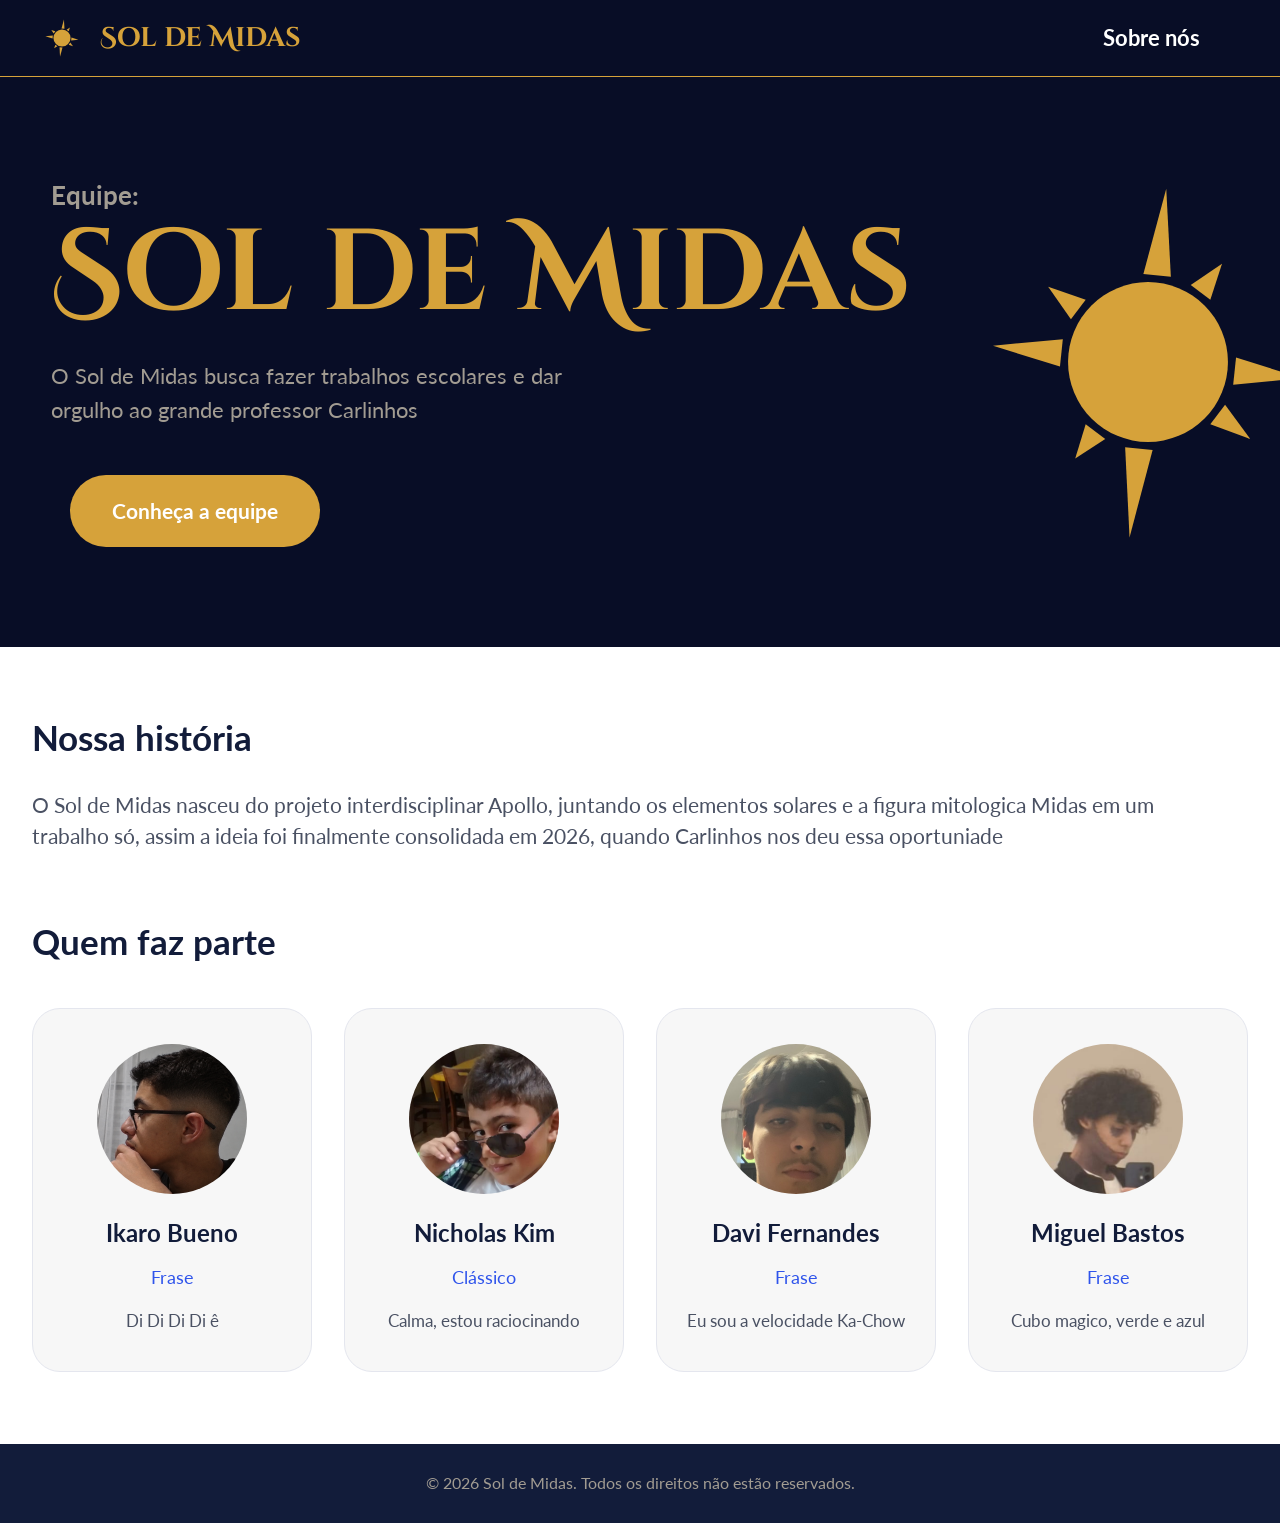
<file: index.html>
<!DOCTYPE html>
<html lang="pt-BR">
<head>
  <meta charset="UTF-8">
  <meta name="viewport" content="width=device-width, initial-scale=1">
  <title>Sol de Midas</title>
  <link rel="preconnect" href="https://fonts.googleapis.com">
  <link rel="preconnect" href="https://fonts.gstatic.com" crossorigin>
  <link href="https://fonts.googleapis.com/css2?family=Cinzel+Decorative:wght@700&family=Lato:wght@400;700&display=swap" rel="stylesheet">
  <link rel="stylesheet" href="css/style.css">
</head>
<body>

  <header class="topo">
    <a class="marca" href="#inicio">
      <img src="assets/sol.svg" alt="" width="44" height="44">
      <span>Sol de Midas</span>
    </a>
    <nav>
      <a href="#historia">Sobre nós</a>
    </nav>
  </header>

  <main>
    <section class="hero" id="inicio">
      <div class="hero-texto">
        <p class="hero-equipe">Equipe:</p>
        <h1>Sol de Midas</h1>
        <p class="hero-descricao">O Sol de Midas busca fazer trabalhos escolares e dar orgulho ao grande professor Carlinhos</p>
        <a class="botao" href="#equipe">Conheça a equipe</a>
      </div>
      <img class="hero-sol" src="assets/sol.svg" alt="Sol dourado, símbolo da equipe">
    </section>

    <section class="conteudo" id="historia">
      <h2>Nossa história</h2>
      <p class="historia">O Sol de Midas nasceu do projeto interdisciplinar Apollo, juntando os elementos solares e a figura mitologica Midas em um trabalho só, assim a ideia foi finalmente consolidada em 2026, quando Carlinhos nos deu essa oportuniade</p>

      <h2 id="equipe">Quem faz parte</h2>
      <div class="equipe">
        <article class="card">
            <a href="ikaro.html">
              <img src="assets/ikaro.png" alt="Foto de Ikaro Bueno">
            </a>
          <h3>Ikaro Bueno</h3>
          <span class="rotulo">Frase</span>
          <p>Di Di Di Di ê</p>
        </article>
        <article class="card">
            <a href="kim.html">
              <img src="assets/nicholas.png" alt="Foto de Nicholas Kim" style="object-position: 90% 15%;"">
            </a>
          <h3>Nicholas Kim</h3>
          <span class="rotulo">Clássico</span>
          <p>Calma, estou raciocinando</p>
        </article>
        <article class="card">
            <a href="davi.html">
              <img src="assets/davi.png" alt="Foto de Davi Fernandes">
            </a>
          <h3>Davi Fernandes</h3>
          <span class="rotulo">Frase</span>
          <p>Eu sou a velocidade Ka-Chow</p>
        </article>
        <article class="card">
            <a href="miguel.html">
              <img src="assets/miguel.png" alt="Foto de Miguel Bastos">
            </a>
          <h3>Miguel Bastos</h3>
          <span class="rotulo">Frase</span>
          <p>Cubo magico, verde e azul</p>
        </article>
      </div>
    </section>
  </main>

  <footer class="rodape">
    <p>© 2026 Sol de Midas. Todos os direitos não estão reservados.</p>
  </footer>

</body>
</html>
</file>
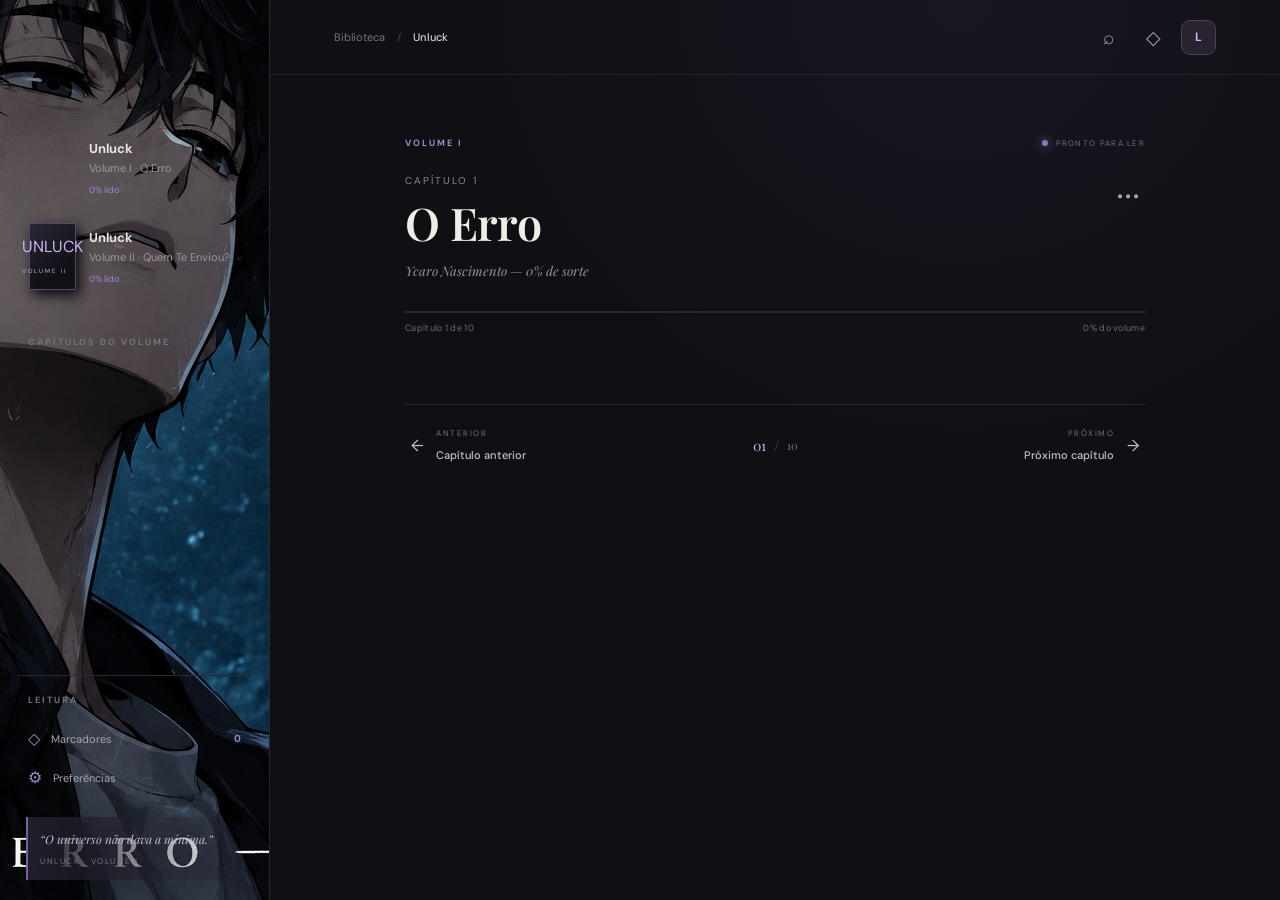
<file: unluck-reader/index.html>
<!doctype html>
<html lang="pt-BR">
<head>
  <meta charset="UTF-8">
  <meta name="viewport" content="width=device-width, initial-scale=1.0">
  <meta name="theme-color" content="#101014">
  <title>Unluck — Leitor</title>

  <link rel="preconnect" href="https://fonts.googleapis.com">
  <link rel="preconnect" href="https://fonts.gstatic.com" crossorigin>
  <link href="https://fonts.googleapis.com/css2?family=DM+Sans:wght@400;500;600;700&family=Playfair+Display:wght@500;600;700&display=swap" rel="stylesheet">

  <link rel="stylesheet" href="style.css">
</head>

<body>
  <div class="app-shell">

    <aside class="sidebar" id="sidebar">
      <a class="brand" href="#" aria-label="Unluck início">
        <span class="brand-mark">U</span>
        <span>UNLUCK<span class="brand-dot">.</span></span>
      </a>

      <div class="side-label">SUA BIBLIOTECA</div>

      <!-- VOLUME I -->
      <button class="library-book active" id="bookVolume1" data-volume="Volume I">
        <span class="mini-cover">
          <img src="cover-volume-1.png" alt="Capa de Unluck — Volume I">
        </span>

        <span class="book-meta">
          <strong>Unluck</strong>
          <small>Volume I · O Erro</small>
          <em id="sidebarProgress1">0% lido</em>
        </span>
      </button>

      <!-- VOLUME II -->
      <button class="library-book" id="bookVolume2" data-volume="Volume II">
        <span class="mini-cover volume-two-cover">
          <span>
            UNLUCK
            <small>VOLUME II</small>
          </span>
        </span>

        <span class="book-meta">
          <strong>Unluck</strong>
          <small>Volume II · Quem Te Enviou?</small>
          <em id="sidebarProgress2">0% lido</em>
        </span>
      </button>

      <div class="side-label chapter-label">CAPÍTULOS DO VOLUME</div>
      <div class="chapter-list" id="chapterList"></div>

      <div class="sidebar-bottom">
        <div class="side-label">LEITURA</div>

        <button class="side-action" id="bookmarkListBtn">
          <span>◇</span> Marcadores
          <b id="bookmarkCount">0</b>
        </button>

        <button class="side-action" id="settingsBtn">
          <span>⚙</span> Preferências
        </button>

        <div class="sidebar-note">
          “O universo não dava a mínima.”
          <small id="sidebarNoteVolume">UNLUCK · VOLUME I</small>
        </div>
      </div>
    </aside>

    <main class="main-area">
      <header class="topbar">
        <button class="icon-btn mobile-menu" id="menuBtn" aria-label="Abrir menu">☰</button>

        <div class="breadcrumb">
          <span>Biblioteca</span>
          <b>/</b>
          <strong>Unluck</strong>
        </div>

        <div class="top-actions">
          <button class="icon-btn" id="searchBtn" title="Buscar no livro">⌕</button>
          <button class="icon-btn" id="bookmarkBtn" title="Salvar marcador">◇</button>
          <button class="avatar" title="Leitor">L</button>
        </div>
      </header>

      <section class="reader-wrap">
        <div class="reader-topline">
          <span class="eyebrow" id="volumeLabel">VOLUME I</span>

          <span class="reading-status">
            <span class="status-dot"></span>
            <span id="statusText">PRONTO PARA LER</span>
          </span>
        </div>

        <div class="reader-heading">
          <div>
            <div class="chapter-kicker" id="chapterKicker">CAPÍTULO 1</div>
            <h1 id="chapterTitle">O Erro</h1>
            <p class="chapter-subtitle" id="chapterSubtitle">
              Ycaro Nascimento — 0% de sorte
            </p>
          </div>

          <button class="chapter-menu" id="chapterMenuBtn" title="Lista de capítulos">
            •••
          </button>
        </div>

        <div class="progress-track">
          <div class="progress-fill" id="progressFill"></div>
        </div>

        <div class="progress-caption">
          <span id="chapterProgress">Capítulo 1 de 10</span>
          <span id="overallProgress">0% do volume</span>
        </div>

        <article class="reading-page" id="readingPage" aria-live="polite"></article>

        <div class="reader-footer">
          <button class="nav-button previous" id="prevBtn">
            <span>←</span>
            <span>
              <small>ANTERIOR</small>
              <strong>Capítulo anterior</strong>
            </span>
          </button>

          <div class="page-indicator">
            <span id="currentChapterNum">01</span>
            <i>/</i>
            <span id="totalChapters">10</span>
          </div>

          <button class="nav-button next" id="nextBtn">
            <span>
              <small>PRÓXIMO</small>
              <strong>Próximo capítulo</strong>
            </span>
            <span>→</span>
          </button>
        </div>
      </section>
    </main>
  </div>

  <div class="overlay" id="overlay"></div>

  <!-- BUSCA -->
  <section class="modal" id="searchModal" aria-label="Buscar no livro">
    <div class="modal-head">
      <div>
        <span class="eyebrow">PESQUISA</span>
        <h2>Buscar no livro</h2>
      </div>
      <button class="close-btn" data-close>×</button>
    </div>

    <input
      id="searchInput"
      class="text-input"
      type="search"
      placeholder="Digite uma palavra ou frase..."
    >

    <div id="searchResults" class="search-results">
      <p class="muted">Pesquise em todo o texto de Unluck.</p>
    </div>
  </section>

  <!-- PREFERÊNCIAS -->
  <section class="modal settings-modal" id="settingsModal" aria-label="Preferências de leitura">
    <div class="modal-head">
      <div>
        <span class="eyebrow">PERSONALIZAÇÃO</span>
        <h2>Preferências</h2>
      </div>
      <button class="close-btn" data-close>×</button>
    </div>

    <label class="setting-row">
      <span>
        Tamanho do texto
        <small>Conforto durante a leitura</small>
      </span>

      <div class="font-controls">
        <button id="fontDown">A−</button>
        <strong id="fontSizeValue">19px</strong>
        <button id="fontUp">A+</button>
      </div>
    </label>

    <label class="setting-row">
      <span>
        Espaçamento
        <small>Altura entre as linhas</small>
      </span>

      <select id="lineHeight">
        <option value="1.75">Compacto</option>
        <option value="1.95" selected>Confortável</option>
        <option value="2.15">Amplo</option>
      </select>
    </label>

    <label class="setting-row">
      <span>
        Largura do texto
        <small>Área de leitura</small>
      </span>

      <select id="readingWidth">
        <option value="650">Estreita</option>
        <option value="740" selected>Clássica</option>
        <option value="850">Ampla</option>
      </select>
    </label>
  </section>

  <!-- MARCADORES -->
  <section class="modal" id="bookmarksModal" aria-label="Marcadores salvos">
    <div class="modal-head">
      <div>
        <span class="eyebrow">SUA LEITURA</span>
        <h2>Marcadores</h2>
      </div>
      <button class="close-btn" data-close>×</button>
    </div>

    <div id="bookmarkItems" class="bookmark-items"></div>
  </section>

  <div class="toast" id="toast"></div>

  <script src="book.js"></script>
  <script src="script.js"></script>
</body>
</html>
</file>
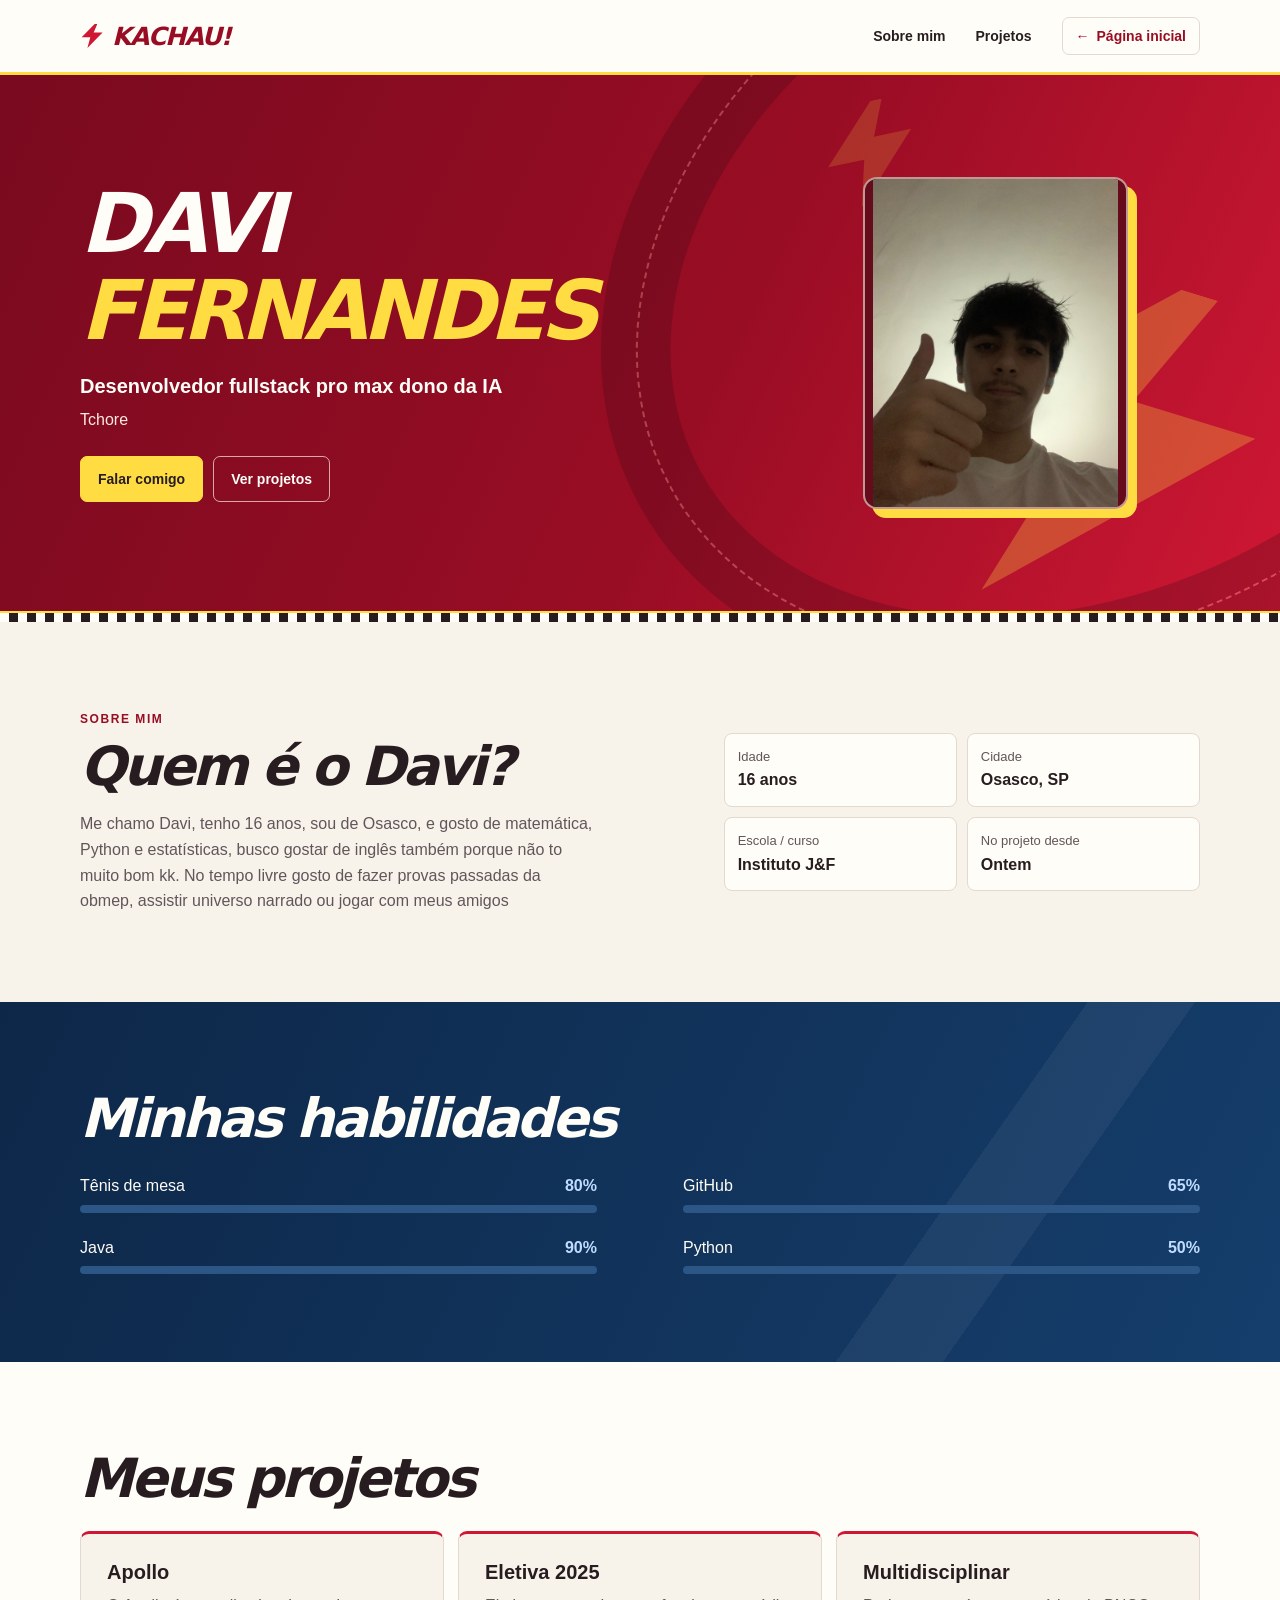
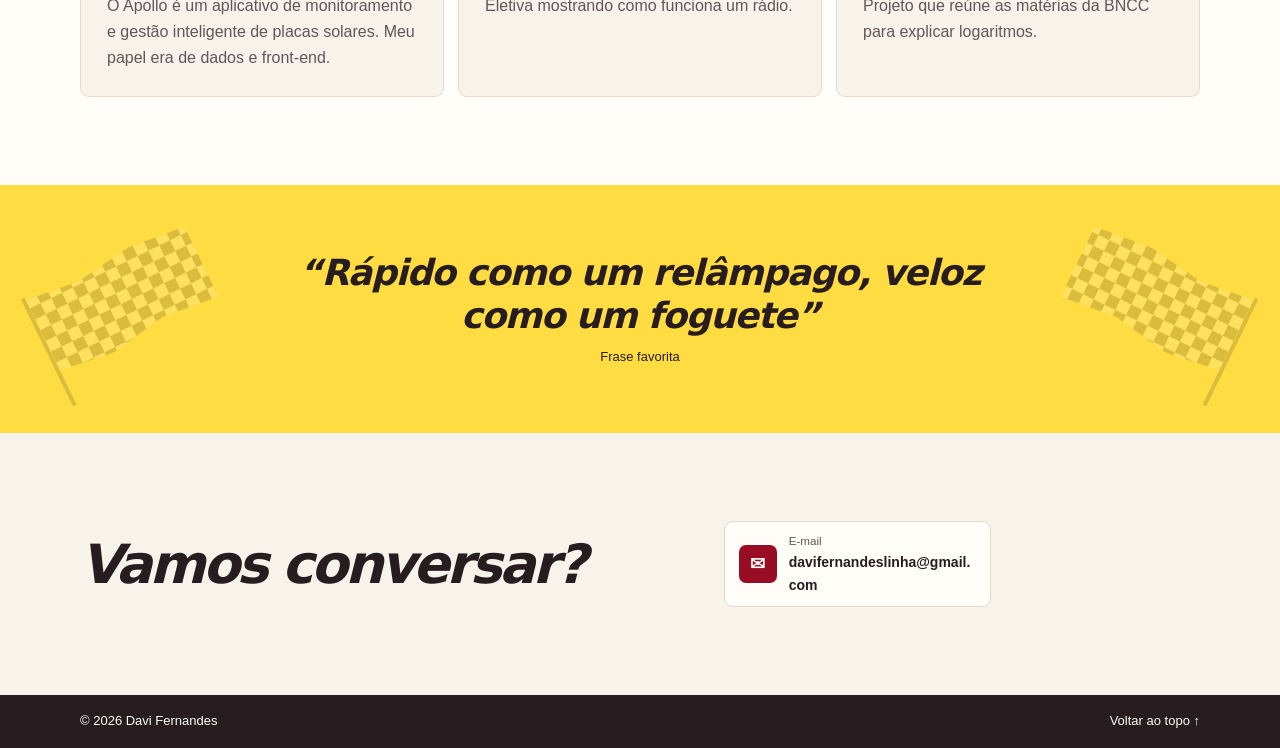
<file: davi.html>
<!doctype html>
<html lang="pt-BR">
<head>
  <meta charset="utf-8">
  <meta name="viewport" content="width=device-width, initial-scale=1">
  <meta name="theme-color" content="#990d24">
  <title>Kachau! | Davi Fernandes</title>
  <link rel="stylesheet" href="css/davi.css">
</head>

<body id="inicio">
  <header class="site-header">
    <div class="container header-layout">
      <a class="brand" href="#inicio">
        <span class="bolt" aria-hidden="true"></span>
        Kachau!
      </a>

      <nav class="site-nav" aria-label="Navegação principal">
        <a href="#sobre">Sobre mim</a>
        <a href="#projetos">Projetos</a>
        <a class="home-link" href="index.html">
          <span aria-hidden="true">←</span> Página inicial
        </a>
      </nav>
    </div>
  </header>

  <main>
    <section class="hero" aria-labelledby="nome">
      <div class="hero-decoration" aria-hidden="true">
        <span class="race-track"></span>
        <span class="bolt hero-bolt"></span>
        <span class="bolt hero-bolt-small"></span>
      </div>

      <div class="container hero-layout">
        <div class="hero-copy">
          <h1 id="nome">Davi <span>Fernandes</span></h1>
          <p class="role">Desenvolvedor fullstack pro max dono da IA</p>
          <p class="hero-description">Tchore</p>

          <div class="hero-actions">
            <a class="button" href="#contato">Falar comigo</a>
            <a class="button button-outline" href="#projetos">Ver projetos</a>
          </div>
        </div>

        <figure class="portrait">
          <img src="assets/perfil/davi_foto.jpeg" alt="Retrato de Davi Fernandes">
        </figure>
      </div>

      <div class="finish-line" aria-hidden="true"></div>
    </section>

    <section class="section" id="sobre" aria-labelledby="titulo-sobre">
      <div class="container about-layout">
        <div>
          <p class="eyebrow">Sobre mim</p>
          <h2 id="titulo-sobre">Quem é o Davi?</h2>
          <p class="section-description">Me chamo Davi, tenho 16 anos, sou de Osasco, e gosto de matemática, Python e estatísticas, busco gostar de inglês também porque não to muito bom kk. No tempo livre gosto de fazer provas passadas da obmep, assistir universo narrado ou jogar com meus amigos</p>
        </div>

        <dl class="facts">
          <div><dt>Idade</dt><dd>16 anos</dd></div>
          <div><dt>Cidade</dt><dd>Osasco, SP</dd></div>
          <div><dt>Escola / curso</dt><dd>Instituto J&amp;F</dd></div>
          <div><dt>No projeto desde</dt><dd>Ontem</dd></div>
        </dl>
      </div>
    </section>

    <section class="section skills" id="habilidades" aria-labelledby="titulo-habilidades">
      <div class="container">
        <h2 id="titulo-habilidades">Minhas habilidades</h2>

        <div class="skills-grid">
          <div class="skill">
            <label id="skill-1" for="nivel-1">Tênis de mesa</label>
            <span id="valor-1">80%</span>
            <meter id="nivel-1" min="0" max="100" value="80" aria-labelledby="skill-1" aria-describedby="valor-1"></meter>
          </div>
          <div class="skill">
            <label id="skill-2" for="nivel-2">GitHub</label>
            <span id="valor-2">65%</span>
            <meter id="nivel-2" min="0" max="100" value="65" aria-labelledby="skill-2" aria-describedby="valor-2"></meter>
          </div>
          <div class="skill">
            <label id="skill-3" for="nivel-3">Java</label>
            <span id="valor-3">90%</span>
            <meter id="nivel-3" min="0" max="100" value="90" aria-labelledby="skill-3" aria-describedby="valor-3"></meter>
          </div>
          <div class="skill">
            <label id="skill-4" for="nivel-4">Python</label>
            <span id="valor-4">50%</span>
            <meter id="nivel-4" min="0" max="100" value="50" aria-labelledby="skill-4" aria-describedby="valor-4"></meter>
          </div>
        </div>
      </div>
    </section>

    <section class="section projects" id="projetos" aria-labelledby="titulo-projetos">
      <div class="container">
        <h2 id="titulo-projetos">Meus projetos</h2>

        <div class="projects-grid">
          <article class="project">
            <h3>Apollo</h3>
            <p>O Apollo é um aplicativo de monitoramento e gestão inteligente de placas solares. Meu papel era de dados e front-end.</p>
          </article>

          <article class="project">
            <h3>Eletiva 2025</h3>
            <p>Eletiva mostrando como funciona um rádio.</p>
          </article>

          <article class="project">
            <h3>Multidisciplinar</h3>
            <p>Projeto que reúne as matérias da BNCC para explicar logaritmos.</p>
          </article>
        </div>
      </div>
    </section>

    <figure class="quote">
      <span class="race-flag flag-left" aria-hidden="true"></span>
      <span class="race-flag flag-right" aria-hidden="true"></span>
      <div class="container quote-copy">
        <blockquote>“Rápido como um relâmpago, veloz como um foguete”</blockquote>
      </div>
      <figcaption>Frase favorita</figcaption>
    </figure>

    <section class="section contact" id="contato" aria-labelledby="titulo-contato">
      <div class="container contact-layout">
        <h2 id="titulo-contato">Vamos conversar?</h2>
        <a class="email-link" href="mailto:davifernandeslinha@gmail.com">
          <span class="contact-icon" aria-hidden="true">✉</span>
          <span><small>E-mail</small>davifernandeslinha@gmail.com</span>
        </a>
      </div>
    </section>
  </main>

  <footer class="site-footer">
    <div class="container footer-layout">
      <span>© 2026 Davi Fernandes</span>
      <a href="#inicio">Voltar ao topo <span aria-hidden="true">↑</span></a>
    </div>
  </footer>
</body>
</html>
</file>
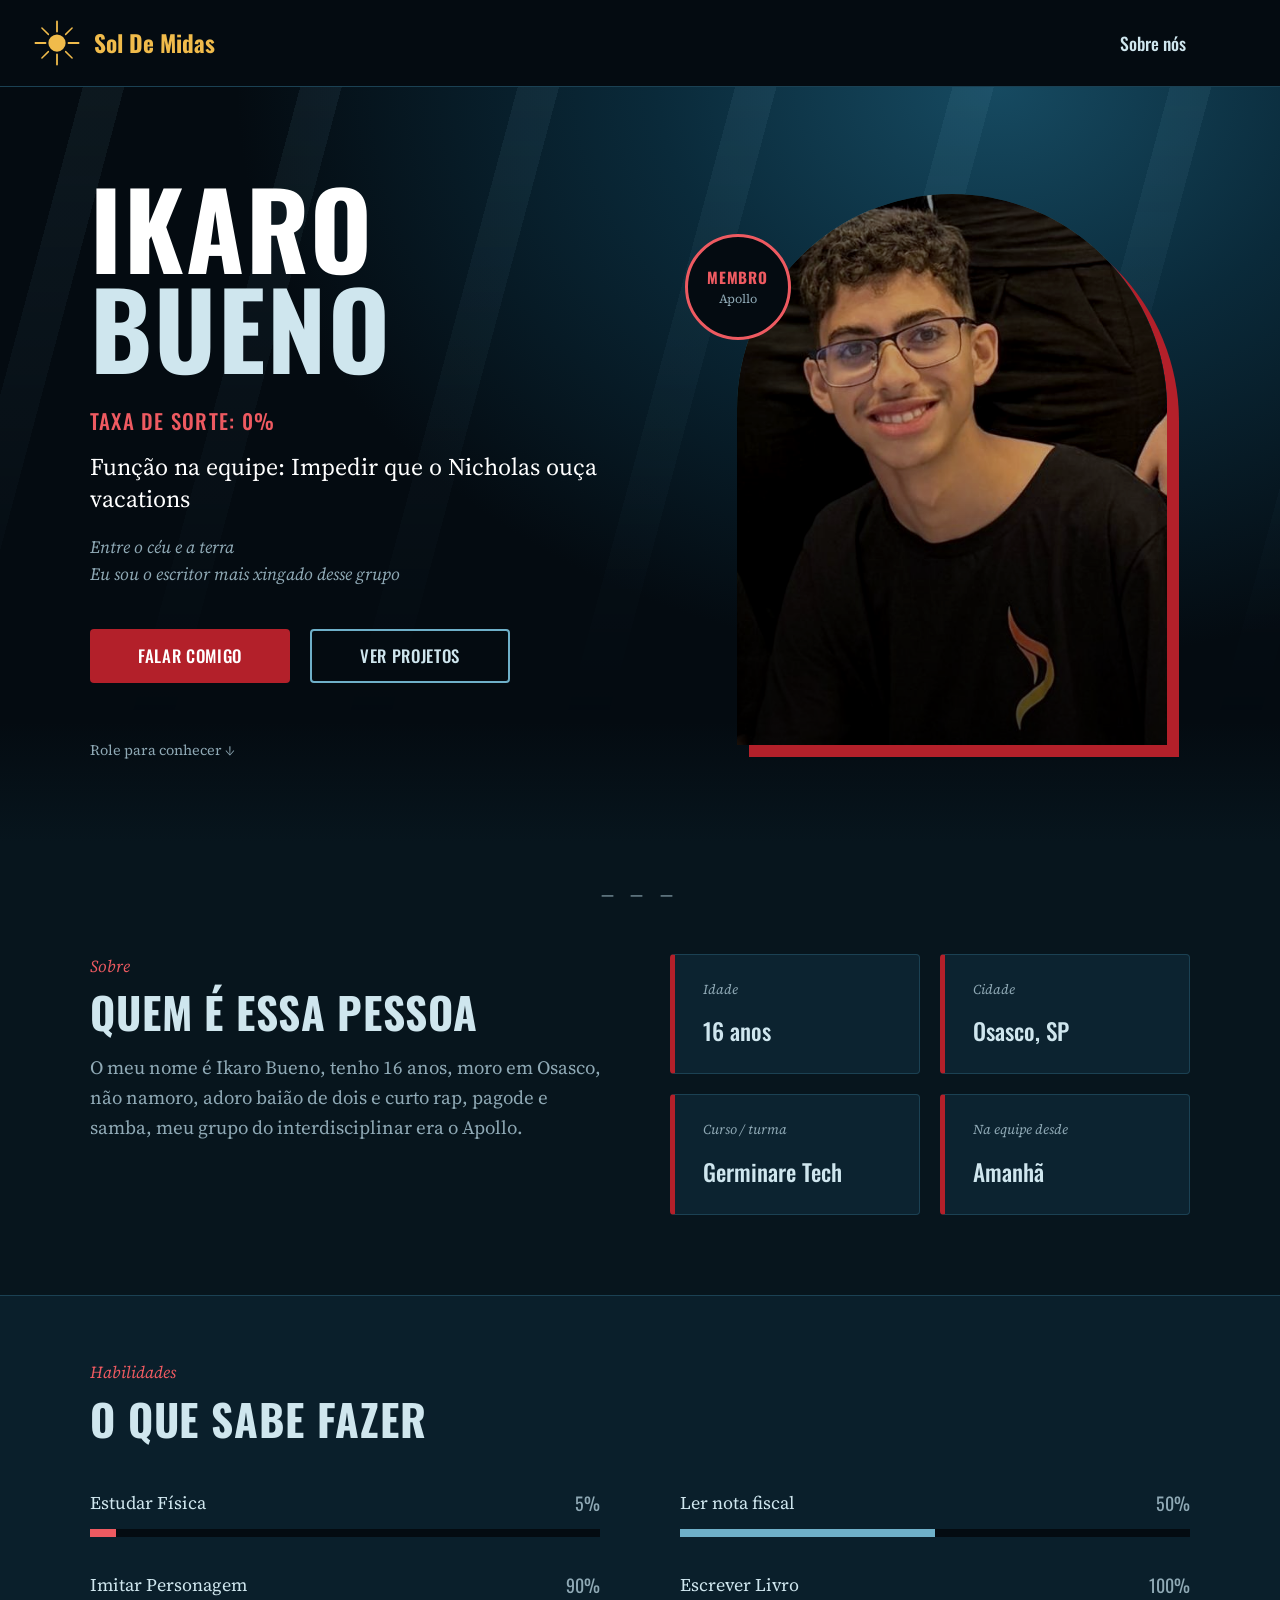
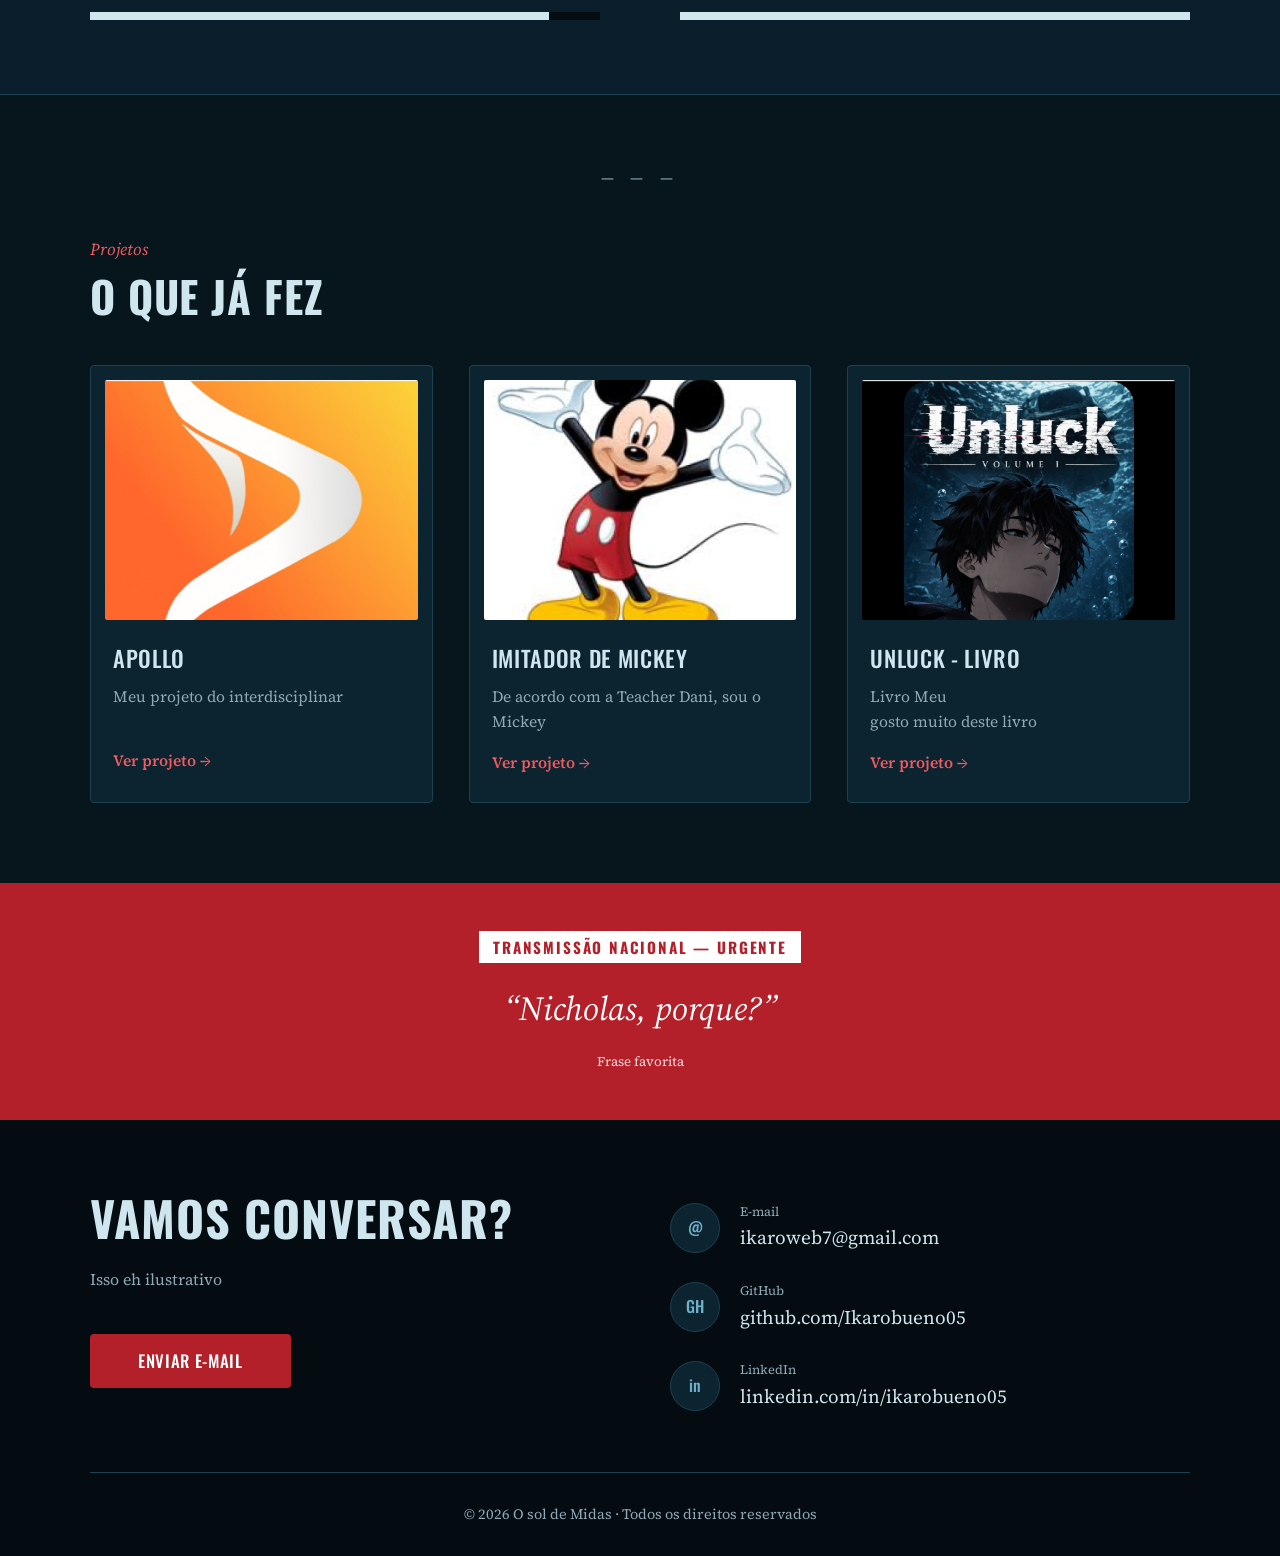
<file: ikaro.html>
<!DOCTYPE html>
<html lang="pt-BR">
<head>
<meta charset="UTF-8">
<meta name="viewport" content="width=device-width, initial-scale=1">
<title>Ikaro Bueno · Sol De Midas</title>
<link rel="preconnect" href="https://fonts.googleapis.com">
<link rel="preconnect" href="https://fonts.gstatic.com" crossorigin>
<link href="https://fonts.googleapis.com/css2?family=Oswald:wght@500;700&family=Source+Serif+4:ital,wght@0,400;0,600;1,400&display=swap" rel="stylesheet">
<link rel="stylesheet" href="css/ikaro.css">
</head>
<body>

<header class="nav">
  <div class="wrap">
    <a class="brand" href="index.html">
      <svg viewBox="0 0 64 64" aria-hidden="true">
        <g stroke="#f0bb4b" stroke-width="2.5" stroke-linecap="round">
          <path d="M32 2v14M32 48v14M2 32h14M48 32h14"/>
          <path d="M11 11l9 9M44 44l9 9M53 11l-9 9M20 44l-9 9" stroke-width="2"/>
        </g>
        <circle cx="32" cy="32" r="12" fill="#f0bb4b"/>
      </svg>
      Sol De Midas
    </a>
    <a class="link" href="#sobre">Sobre nós</a>
  </div>
</header>

<section class="hero">
  <div class="wrap">
    <div>
      <h1>Ikaro <span>Bueno</span></h1>
      <p class="taxa">Taxa de sorte: 0%</p>
      <p class="role">Função na equipe: Impedir que o Nicholas ouça vacations</p>
      <p class="verse">Entre o céu e a terra<br>Eu sou o escritor mais xingado desse grupo</p>
      <div class="buttons">
        <a class="btn solid" href="#contato">Falar comigo</a>
        <a class="btn outline" href="#projetos">Ver projetos</a>
      </div>
      <p class="scroll">Role para conhecer ↓</p>
    </div>

    <div class="portrait">
      <div class="badge"><b>Membro</b><small>Apollo</small></div>
      <div class="frame">
        <img src="assets/perfil/foto.jpg" alt="Foto de Ikaro Bueno">
      </div>
    </div>
  </div>
</section>

<section class="about" id="sobre">
  <div class="wrap">
    <p class="cena" aria-hidden="true">— — —</p>
    <div class="cols">
      <div>
        <p class="eyebrow">Sobre</p>
        <h2>Quem é essa pessoa</h2>
        <p>O meu nome é Ikaro Bueno, tenho 16 anos, moro em Osasco, não namoro, adoro baião de dois e curto rap, pagode e samba, meu grupo do interdisciplinar era o Apollo.</p>
      </div>
      <div class="facts">
        <div class="fact"><small>Idade</small><strong>16 anos</strong></div>
        <div class="fact"><small>Cidade</small><strong>Osasco, SP</strong></div>
        <div class="fact"><small>Curso / turma</small><strong>Germinare Tech</strong></div>
        <div class="fact"><small>Na equipe desde</small><strong>Amanhã</strong></div>
      </div>
    </div>
  </div>
</section>

<section class="skills">
  <div class="wrap">
    <p class="eyebrow">Habilidades</p>
    <h2>O que sabe fazer</h2>
    <div class="skill-grid">
      <div><div class="skill-head"><span>Estudar Física</span><span>5%</span></div><div class="bar baixa"><i style="width:5%"></i></div></div>
      <div><div class="skill-head"><span>Ler nota fiscal</span><span>50%</span></div><div class="bar media"><i style="width:50%"></i></div></div>
      <div><div class="skill-head"><span>Imitar Personagem</span><span>90%</span></div><div class="bar alta"><i style="width:90%"></i></div></div>
      <div><div class="skill-head"><span>Escrever Livro</span><span>100%</span></div><div class="bar alta"><i style="width:100%"></i></div></div>
    </div>
  </div>
</section>

<section class="projects" id="projetos">
  <div class="wrap">
    <p class="cena" aria-hidden="true">— — —</p>
    <p class="eyebrow">Projetos</p>
    <h2>O que já fez</h2>
    <div class="cards">
      <article class="card">
        <div class="thumb"><img src="assets/perfil/apollo.png" alt="Logo do Apollo"></div>
        <h3>Apollo</h3>
        <p>Meu projeto do interdisciplinar</p>
        <a href="https://github.com/Apollooficial/apollo-web-crud">Ver projeto →</a>
      </article>
      <article class="card">
        <div class="thumb"><img src="assets/perfil/mickey.png" alt="Mickey Mouse"></div>
        <h3>Imitador de Mickey</h3>
        <p>De acordo com a Teacher Dani, sou o Mickey</p>
        <a href="https://encrypted-tbn0.gstatic.com/images?q=tbn:ANd9GcTnD4HIDOAfwpk6uA8XNrGnB4ZfHBa3q_jhivDqCzYfLQ&s=10">Ver projeto →</a>
      </article>
      <article class="card">
        <div class="thumb"><img src="assets/perfil/unluck.png" alt="Capa do livro Unluck"></div>
        <h3>Unluck - Livro</h3>
        <p>Livro Meu<br>gosto muito deste livro</p>
        <a href="assets/Unluck/Unluck.html">Ver projeto →</a>
      </article>
    </div>
  </div>
</section>

<section class="alerta">
  <div class="wrap">
    <p class="alerta-topo">Transmissão nacional — urgente</p>
    <blockquote>“Nicholas, porque?”</blockquote>
    <small>Frase favorita</small>
  </div>
</section>

<section class="contact" id="contato">
  <div class="wrap">
    <div class="grid">
      <div>
        <h2>Vamos conversar?</h2>
        <p class="lead">Isso eh ilustrativo</p>
        <a class="btn solid" href="mailto:ikaro.20260288@institutojef.org.br">Enviar e-mail</a>
      </div>
      <div class="list">
        <div class="item"><div class="ico">@</div><div><small>E-mail</small><span class="v">ikaroweb7@gmail.com</span></div></div>
        <div class="item"><div class="ico">GH</div><div><small>GitHub</small><span class="v">github.com/Ikarobueno05</span></div></div>
        <div class="item"><div class="ico">in</div><div><small>LinkedIn</small><span class="v">linkedin.com/in/ikarobueno05</span></div></div>
      </div>
    </div>
    <p class="foot">© 2026 O sol de Midas · Todos os direitos reservados</p>
  </div>
</section>

</body>
</html>
</file>
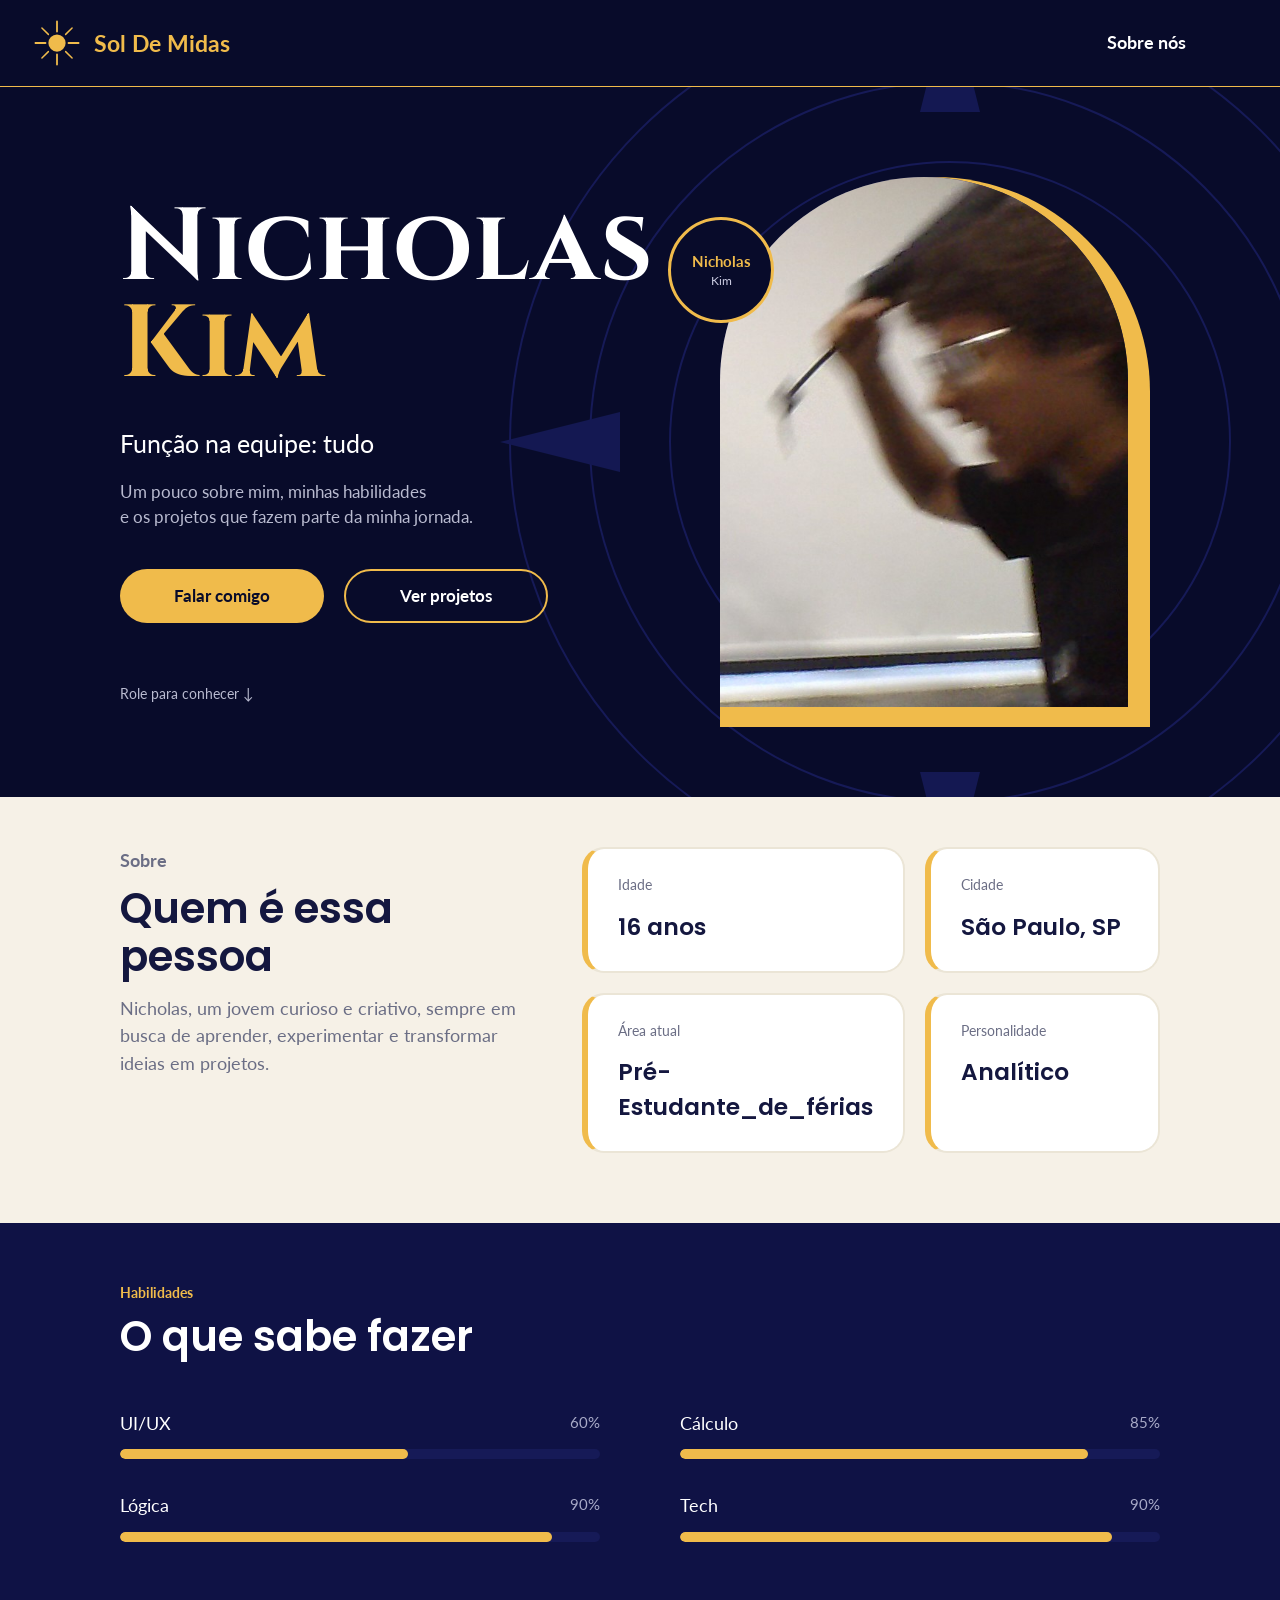
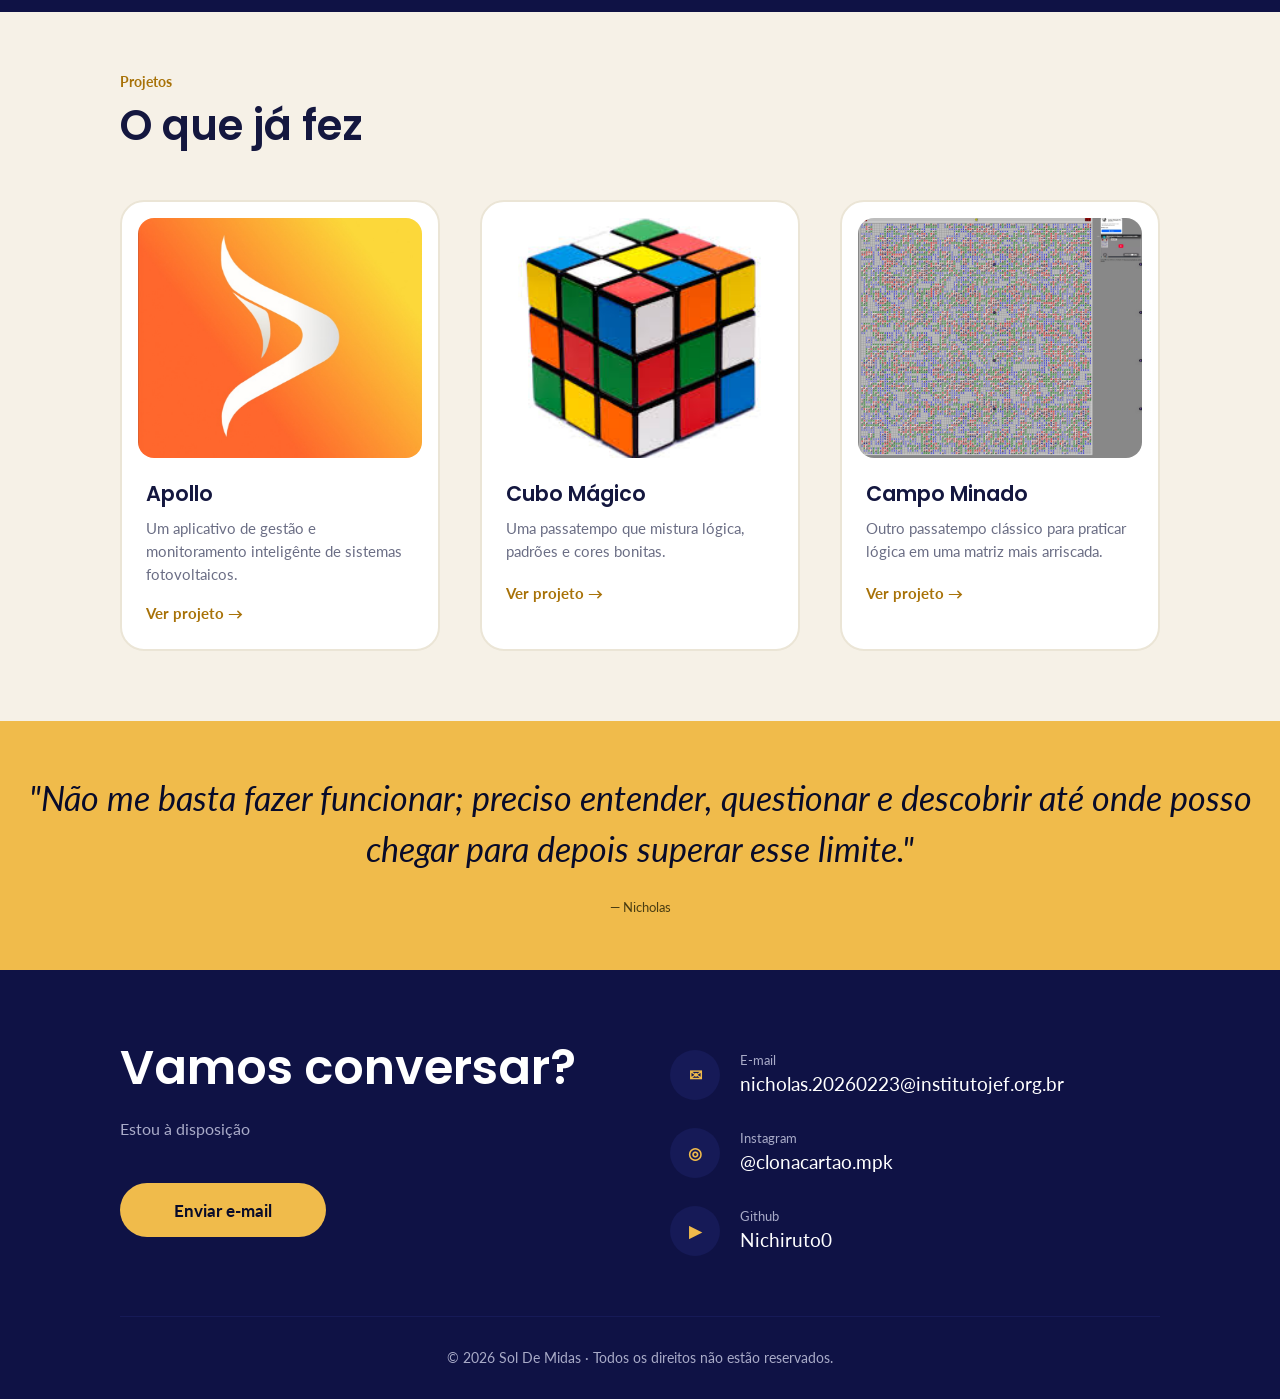
<file: kim.html>
<!DOCTYPE html>
<html lang="pt-BR">
<head>
<meta charset="UTF-8">
<meta name="viewport" content="width=device-width, initial-scale=1">
<meta name="theme-color" content="#080b2a">
<meta name="description" content="Portfólio pessoal de Nicholas Kim — Sol De Midas.">
<title>Nicholas Kim · Sol De Midas</title>
<link rel="preconnect" href="https://fonts.googleapis.com">
<link rel="preconnect" href="https://fonts.gstatic.com" crossorigin>
<link href="https://fonts.googleapis.com/css2?family=Cinzel:wght@600;700&family=Lato:ital,wght@0,400;0,700;1,400&family=Poppins:wght@500;600;700&display=swap" rel="stylesheet">
<link rel="stylesheet" href="css/kim.css">
</head>
<body>

<header class="nav">
  <div class="nav-wrap">
    <a class="brand" href="index.html">
      <svg viewBox="0 0 64 64" aria-hidden="true">
        <g stroke="#f0bb4b" stroke-width="2.5" stroke-linecap="round">
          <path d="M32 2v14M32 48v14M2 32h14M48 32h14"/>
          <path d="M11 11l9 9M44 44l9 9M53 11l-9 9M20 44l-9 9" stroke-width="2"/>
        </g>
        <circle cx="32" cy="32" r="12" fill="#f0bb4b"/>
      </svg>
      Sol De Midas
    </a>
    <a class="link" href="#sobre">Sobre nós</a>
  </div>
</header>

<section class="hero" id="inicio" aria-labelledby="hero-title">
  <svg class="rings" viewBox="0 0 900 900" aria-hidden="true">
    <g fill="none" stroke="#161a57" stroke-width="2">
      <circle cx="450" cy="450" r="440"/>
      <circle cx="450" cy="450" r="360"/>
      <circle cx="450" cy="450" r="280"/>
    </g>
    <g fill="#141852">
      <polygon points="450,0 480,120 420,120"/>
      <polygon points="450,900 480,780 420,780"/>
      <polygon points="0,450 120,420 120,480"/>
      <polygon points="900,450 780,420 780,480"/>
    </g>
  </svg>

  <div class="wrap">
    <div>
      <h1 id="hero-title">Nicholas <span>Kim</span></h1>
      <p class="role">Função na equipe: tudo</p>
      <p class="verse">Um pouco sobre mim, minhas habilidades<br>e os projetos que fazem parte da minha jornada.</p>
      <div class="buttons">
        <a class="btn gold" href="#contato">Falar comigo</a>
        <a class="btn outline" href="#projetos">Ver projetos</a>
      </div>
      <p class="scroll">Role para conhecer ↓</p>
    </div>

    <div class="portrait">
      <div class="badge"><b>Nicholas</b><small>Kim</small></div>
      <div class="frame">
        <img src="assets/Kim/foto-perfil.jpg" alt="Fotografia de Nicholas em atividade">
      </div>
    </div>
  </div>
</section>

<section class="about" id="sobre" aria-labelledby="about-title">
  <div class="wrap">
    <div>
      <p class="eyebrow">Sobre</p>
      <h2 id="about-title">Quem é essa pessoa</h2>
      <p>Nicholas, um jovem curioso e criativo, sempre em busca de aprender, experimentar e transformar ideias em projetos.</p>
    </div>
    <div class="facts" aria-label="Informações pessoais">
      <div class="fact"><small>Idade</small><strong>16 anos</strong></div>
      <div class="fact"><small>Cidade</small><strong>São Paulo, SP</strong></div>
      <div class="fact"><small>Área atual</small><strong>Pré-Estudante_de_férias</strong></div>
      <div class="fact"><small>Personalidade</small><strong>Analítico</strong></div>
    </div>
  </div>
</section>

<section class="skills" aria-labelledby="skills-title">
  <div class="wrap">
    <p class="eyebrow">Habilidades</p>
    <h2 id="skills-title">O que sabe fazer</h2>
    <div class="skill-grid">
      <div><div class="skill-head"><span>UI/UX</span><span>60%</span></div><div class="bar"><i style="width:60%"></i></div></div>
      <div><div class="skill-head"><span>Cálculo</span><span>85%</span></div><div class="bar"><i style="width:85%"></i></div></div>
      <div><div class="skill-head"><span>Lógica</span><span>90%</span></div><div class="bar"><i style="width:90%"></i></div></div>
      <div><div class="skill-head"><span>Tech</span><span>90%</span></div><div class="bar"><i style="width:90%"></i></div></div>
    </div>
  </div>
</section>

<section class="projects" id="projetos" aria-labelledby="projects-title">
  <div class="wrap">
    <p class="eyebrow">Projetos</p>
    <h2 id="projects-title">O que já fez</h2>
    <div class="cards">
      <article class="card">
        <div class="thumb"><img src="assets/Kim/apollo-logo.jpeg" alt="Marca gráfica laranja e amarela do projeto Apollo"></div>
        <h3>Apollo</h3>
        <p>Um aplicativo de gestão e monitoramento inteligênte de sistemas fotovoltaicos.</p>
        <a href="https://apollo-cram.onrender.com/landing.html" target="_blank">Ver projeto →</a>
      </article>
      <article class="card">
        <div class="thumb"><img src="assets/Kim/cubo-magico.jpg" alt="Cubo mágico colorido"></div>
        <h3>Cubo Mágico</h3>
        <p>Uma passatempo que mistura lógica, padrões e cores bonitas.</p>
        <a href="https://www.blog.oncube.com.br/cubo-magico-3d/" target="_blank">Ver projeto →</a>
      </article>
      <article class="card">
        <div class="thumb"><img src="assets/Kim/campo-minado.png" alt="Imagem do projeto Campo Minado"></div>
        <h3>Campo Minado</h3>
        <p>Outro passatempo clássico para praticar lógica em uma matriz mais arriscada.</p>
        <a href="https://campo-minado.com/" target="_blank">Ver projeto →</a>
      </article>
    </div>
  </div>
</section>

<section class="quote" aria-label="Frase de destaque">
  <blockquote>"Não me basta fazer funcionar; preciso entender, questionar e descobrir até onde posso chegar para depois superar esse limite."</blockquote>
  <small>— Nicholas</small>
</section>

<section class="contact" id="contato" aria-labelledby="contact-title">
  <div class="wrap">
    <div class="grid">
      <div>
        <h2 id="contact-title">Vamos conversar?</h2>
        <p class="lead">Estou à disposição</p>
        <a class="btn gold" href="mailto:nicholas.20260223@institutojef.org.br">Enviar e-mail</a>
      </div>
      <div class="list">
        <div class="item"><div class="ico">✉</div><div><small>E-mail</small><a target="_blank" href="mailto:nicholas.20260223@institutojef.org.br"><span class="v">nicholas.20260223@institutojef.org.br</span></a></div></div>
        <div class="item"><div class="ico">◎</div><div><small>Instagram</small><a target="_blank" href="https://www.instagram.com/clonacartao.mpk/"><span class="v">@clonacartao.mpk</span></a></div></div>
        <div class="item"><div class="ico">▶</div><div><small>Github</small><a target="_blank" href="https://github.com/Nichiruto0/"><span class="v">Nichiruto0</span></a></div></div>
      </div>
    </div>
    <p class="foot">© 2026 Sol De Midas · Todos os direitos não estão reservados.</p>
  </div>
</section>

</body>
</html>
</file>
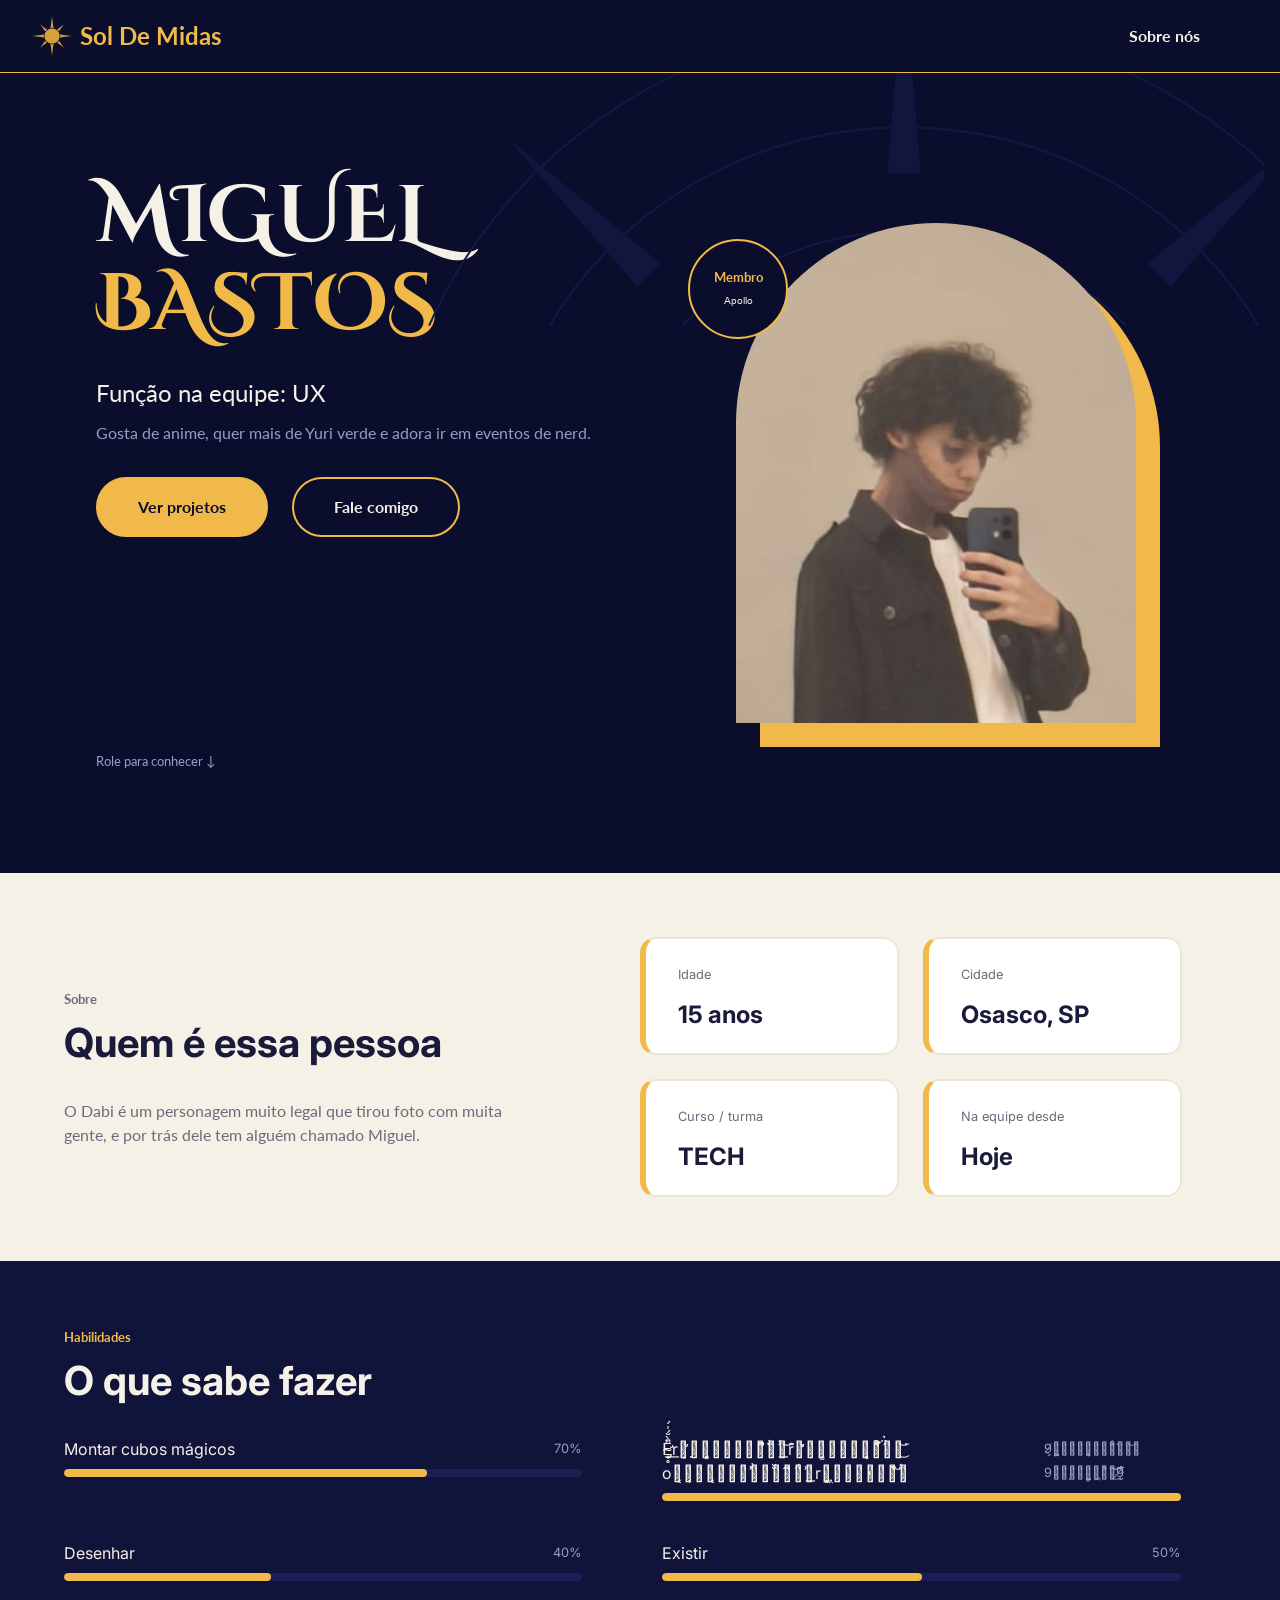
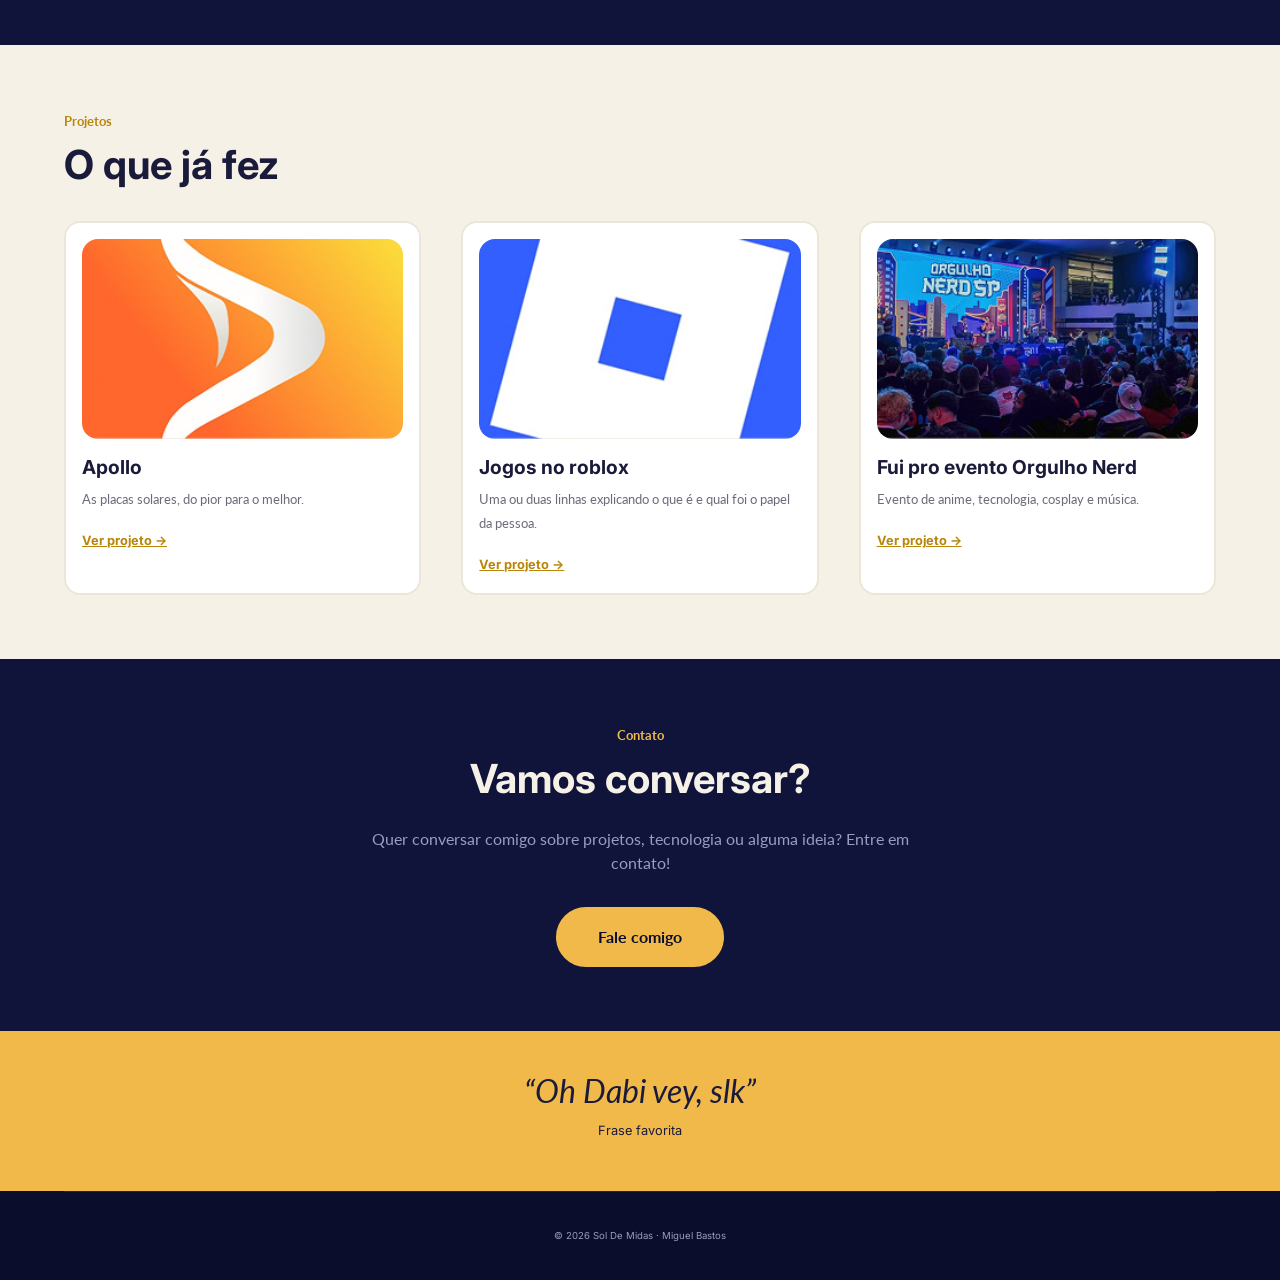
<file: miguel.html>
<!DOCTYPE html>
<html lang="pt-br">
<head>
    <meta charset="UTF-8">
    <meta name="viewport" content="width=device-width, initial-scale=1.0">
    <title>Sol De Midas - Miguel Bastos</title>

    <link rel="preconnect" href="https://fonts.googleapis.com">
    <link rel="preconnect" href="https://fonts.gstatic.com" crossorigin>
    <link href="https://fonts.googleapis.com/css2?family=Cinzel+Decorative:wght@700&family=Inter:wght@400;700&family=Lato:ital,wght@0,400;0,700;1,400&display=swap" rel="stylesheet">

    <link rel="stylesheet" href="css/miguel.css">
</head>
<body>

    <header class="cabecalho">
        <div class="logo">
            <a href="index.html">
                <img class="logo-sol"
                     src="../assets/Miguel/SOLdeMIDAS.png"
                     alt="Símbolo do Sol de Midas">
            </a>

            <span>Sol De Midas</span>
        </div>

        <div class="menu">
            <a href="#sobre">Sobre nós</a>
        </div>
    </header>

    <div class="apresentacao" id="inicio">

        <div class="texto-apresentacao">
            <div>
                <h1 class="nome">
                    MIGUEL<br>
                    <span class="sobrenome">BASTOS</span>
                </h1>

                <p class="funcao">Função na equipe: UX</p>

                <p class="descricao">
                    Gosta de anime, quer mais de Yuri verde
                    e adora ir em eventos de nerd.
                </p>

                <div class="botoes">
                    <a class="botao botao-principal" href="#projetos">
                        Ver projetos
                    </a>

                    <a class="botao botao-vazado" href="#contato">
                        Fale comigo
                    </a>
                </div>
            </div>

            <p class="role">Role para conhecer ↓</p>
        </div>

        <div class="area-foto">
            <div class="moldura"></div>

            <div class="foto-perfil"></div>

            <div class="selo">
                <b>Membro</b>
                <span>Apollo</span>
            </div>
        </div>
    </div>

    <div class="secao sobre" id="sobre">
        <div class="miolo">

            <div class="sobre-texto">
                <p class="etiqueta">Sobre</p>

                <h2 class="titulo">Quem é essa pessoa</h2>

                <p>
                    O Dabi é um personagem muito legal que
                    tirou foto com muita gente, e por trás dele
                    tem alguém chamado Miguel.
                </p>
            </div>

            <div class="cartoes">
                <div class="cartao">
                    <span>Idade</span>
                    <b>15 anos</b>
                </div>

                <div class="cartao">
                    <span>Cidade</span>
                    <b>Osasco, SP</b>
                </div>

                <div class="cartao">
                    <span>Curso / turma</span>
                    <b>TECH</b>
                </div>

                <div class="cartao">
                    <span>Na equipe desde</span>
                    <b>Hoje</b>
                </div>
            </div>

        </div>
    </div>

    <div class="secao habilidades" id="habilidades">
        <div class="miolo">

            <p class="etiqueta">Habilidades</p>
            <h2 class="titulo">O que sabe fazer</h2>

            <div class="lista-habilidades">

                <div class="habilidade">
                    <div class="habilidade-texto">
                        <span>Montar cubos mágicos</span>
                        <span>70%</span>
                    </div>

                    <div class="barra-fundo">
                        <div class="barra-progresso p70"></div>
                    </div>
                </div>

                <div class="habilidade">
                    <div class="habilidade-texto">
                        <span>È̴̡̛̟̥̆͆̀̆́̍́͟r̶̛͙̣̝̘͎͈̹̻̲̜̭̉͆̃͒̀͛̽́́̅̄͟͝ȓ̴̛̛̮̰͇̹̰̱̟͎͉̽͑͐͒͛́̈̉̎̚͘͜͝o̴͔̲͎̫̰͔̻̮̖͗̀͗̍̒̆̆̍̂̑͛̈́̍͗̅͟r̶͓͖̳̒̎̓̾̅̾͒̇͒́͝ͅ</span>
                        <span>9̸͕̮͚͍̦̠̤̗̳͎͈͎̋̽̈́̿̇͊̾̈̔͝ͅ9̴̟̣̻̠̻͍͇͍̝͖̞̄͋̚͘͜͝͝9̸̰̘̀̆̋́̀̓̅̒͊̾</span>
                    </div>

                    <div class="barra-fundo">
                        <div class="barra-progresso p999"></div>
                    </div>
                </div>

                <div class="habilidade">
                    <div class="habilidade-texto">
                        <span>Desenhar</span>
                        <span>40%</span>
                    </div>

                    <div class="barra-fundo">
                        <div class="barra-progresso p40"></div>
                    </div>
                </div>

                <div class="habilidade">
                    <div class="habilidade-texto">
                        <span>Existir</span>
                        <span>50%</span>
                    </div>

                    <div class="barra-fundo">
                        <div class="barra-progresso p50"></div>
                    </div>
                </div>

            </div>
        </div>
    </div>

    <div class="secao projetos" id="projetos">
        <div class="miolo">

            <p class="etiqueta">Projetos</p>
            <h2 class="titulo">O que já fez</h2>

            <div class="lista-projetos">

                <div class="projeto">
                    <div class="imagem-projeto imagem-apollo"></div>

                    <h3>Apollo</h3>

                    <p>
                        As placas solares, do pior para o melhor.
                    </p>

                    <a href="https://apollo-cram.onrender.com/login">
                        Ver projeto →
                    </a>
                </div>

                <div class="projeto">
                    <div class="imagem-projeto imagem-roblox"></div>

                    <h3>Jogos no roblox</h3>

                    <p>
                        Uma ou duas linhas explicando o que é
                        e qual foi o papel da pessoa.
                    </p>

                    <a href="https://www.roblox.com/pt/games/97076352098081/Lobby-RPG">
                        Ver projeto →
                    </a>
                </div>

                <div class="projeto">
                    <div class="imagem-projeto imagem-orgulho"></div>

                    <h3>Fui pro evento Orgulho Nerd</h3>

                    <p>
                        Evento de anime, tecnologia,
                        cosplay e música.
                    </p>

                    <a href="https://amigosdaarte.org.br/programas/orgulho-nerd/">
                        Ver projeto →
                    </a>
                </div>

            </div>
        </div>
    </div>

    <div class="secao contato" id="contato">
        <div class="miolo">

            <p class="etiqueta">Contato</p>

            <h2 class="titulo">Vamos conversar?</h2>

            <p class="texto-contato">
                Quer conversar comigo sobre projetos,
                tecnologia ou alguma ideia?
                Entre em contato!
            </p>

            <a class="botao botao-principal"
               href="miguel.20260204@institutojef.org.br">
                Fale comigo
            </a>

        </div>
    </div>

    <div class="frase">
        <p class="frase-texto">“Oh Dabi vey, slk”</p>
        <p class="frase-legenda">Frase favorita</p>
    </div>

    <div class="rodape">
        <hr>

        <p>
            © 2026 Sol De Midas · Miguel Bastos
        </p>
    </div>

</body>
</html>
</file>
<file: css/style.css>
:root {
  --noite: #080d26;
  --noite-rodape: #121c3a;
  --ouro: #d6a23a;
  --texto-claro: #a29c92;
  --titulo: #121c3a;
  --texto: #4a5163;
  --card-fundo: #f7f7f7;
  --card-borda: #e4e6ee;
  --azul-rotulo: #2f54eb;
}

* { box-sizing: border-box; margin: 0; padding: 0; }
html { scroll-behavior: smooth; }
body {
  font-family: "Lato", system-ui, sans-serif;
  color: var(--texto);
  background: #fff;
  line-height: 1.5;
}

/* Topo */
.topo {
  background: var(--noite);
  border-bottom: 1px solid var(--ouro);
  display: flex;
  align-items: center;
  justify-content: space-between;
  padding: 1rem 2.5rem;
}
.marca {
  display: flex;
  align-items: center;
  gap: 1rem;
  text-decoration: none;
  color: var(--ouro);
  font-family: "Cinzel Decorative", serif;
  font-size: 1.7rem;
  font-weight: 700;
}
.topo nav a {
  color: #fff;
  font-weight: 700;
  font-size: 1.35rem;
  text-decoration: none;
  margin-right: 2.5rem;
}
.topo a:hover { opacity: .85; }
.topo a:focus-visible, .botao:focus-visible { outline: 3px solid #fff; outline-offset: 4px; }

/* Hero */
.hero {
  background: var(--noite);
  display: flex;
  align-items: center;
  justify-content: space-between;
  gap: 2rem;
  padding: 5rem 5rem 5rem 3.2rem;
  min-height: 560px;
}
.hero-equipe {
  color: var(--texto-claro);
  font-size: 1.6rem;
  font-weight: 700;
}
.hero h1 {
  font-family: "Cinzel Decorative", serif;
  font-size: clamp(3rem, 9vw, 7.2rem);
  line-height: 1.05;
  color: var(--ouro);
  white-space: nowrap;
  margin-bottom: 1.5rem;
}
.hero-descricao {
  max-width: 34rem;
  color: var(--texto-claro);
  font-size: 1.4rem;
  margin-bottom: 3rem;
}
.botao {
  display: inline-block;
  background: var(--ouro);
  color: #fff;
  font-weight: 700;
  font-size: 1.3rem;
  text-decoration: none;
  padding: 1.3rem 2.6rem;
  border-radius: 999px;
  margin-left: 1.2rem;
}
.botao:hover { filter: brightness(1.08); }
.hero-sol {
  width: min(32vw, 460px);
  flex-shrink: 0;
}

/* Conteúdo */
.conteudo {
  max-width: 1360px;
  margin: 0 auto;
  padding: 4rem 2rem 4.5rem;
}
.conteudo h2 {
  color: var(--titulo);
  font-size: 2.2rem;
  margin-bottom: 1.6rem;
  scroll-margin-top: 1rem;
}
.historia {
  max-width: 72rem;
  font-size: 1.3rem;
  margin-bottom: 4rem;
}

/* Equipe */
.equipe {
  display: grid;
  grid-template-columns: repeat(auto-fit, minmax(230px, 1fr));
  gap: 2rem;
  margin-top: 2.5rem;
}
.card {
  background: var(--card-fundo);
  border: 1px solid var(--card-borda);
  border-radius: 28px;
  padding: 2.2rem 1.5rem 2.4rem;
  text-align: center;
}
.card img {
  width: 150px;
  height: 150px;
  border-radius: 50%;
  object-fit: cover;
  display: block;
  margin: 0 auto 1.3rem;
}
.card h3 {
  color: var(--titulo);
  font-size: 1.5rem;
  margin-bottom: .8rem;
}
.rotulo {
  display: block;
  color: var(--azul-rotulo);
  font-size: 1.15rem;
  margin-bottom: 1rem;
}
.card p { font-size: 1.05rem; }

/* Rodapé */
.rodape {
  background: var(--noite-rodape);
  color: var(--texto-claro);
  text-align: center;
  padding: 1.7rem 1rem;
  font-size: 1rem;
}

/* Responsivo */
@media (max-width: 800px) {
  .topo { padding: 1rem 1.2rem; }
  .marca { font-size: 1.2rem; }
  .marca img { width: 34px; height: 34px; }
  .topo nav a { margin-right: 0; font-size: 1.1rem; }
  .hero { flex-direction: column-reverse; align-items: flex-start; padding: 2.5rem 1.5rem; min-height: 0; }
  .hero-sol { width: 200px; }
  .hero h1 { white-space: normal; }
  .botao { margin-left: 0; }
}
</file>
<file: unluck-reader/style.css>
*{box-sizing:border-box} :root{--bg:#101014;--panel:#17171d;--panel2:#1d1d25;--line:#2a2932;--text:#e9e6e1;--muted:#85818d;--soft:#b9b4be;--accent:#a58be8;--accent2:#7760b9;--gold:#c5a878;--reading-width:740px;--font-size:19px;--line-height:1.95}
html,body{margin:0;min-height:100%;background:var(--bg);color:var(--text);font-family:'DM Sans',sans-serif}body{background:radial-gradient(ellipse at 75% 0%,rgba(94,70,145,.11),transparent 35%),var(--bg)}button,input,select{font:inherit}button{cursor:pointer}
.app-shell{min-height:100vh;display:grid;grid-template-columns:270px minmax(0,1fr)}.sidebar{height:100vh;position:sticky;top:0;background:#141419;border-right:1px solid var(--line);padding:29px 18px 20px;display:flex;flex-direction:column;overflow:hidden}
.brand{display:flex;align-items:center;gap:11px;color:#f2edf7;text-decoration:none;font-weight:700;letter-spacing:3px;font-size:14px;padding:0 9px 38px}.brand-mark{width:31px;height:31px;display:grid;place-items:center;border:1px solid #927bc8;color:#c5b2f4;border-radius:9px;font-family:'Playfair Display';font-size:19px;letter-spacing:0}.brand-dot{color:var(--accent)}
.side-label,.eyebrow{font-size:9px;letter-spacing:2px;color:#77727f;font-weight:700}.side-label{padding:0 10px 13px}.library-book{width:100%;border:1px solid transparent;background:transparent;color:inherit;display:flex;align-items:center;gap:13px;text-align:left;padding:10px;border-radius:10px}.library-book.active{background:#201d29;border-color:#393044}.mini-cover{height:67px;width:47px;flex:none;background:linear-gradient(145deg,#2a2535,#111116 70%);border:1px solid #57496e;box-shadow:4px 5px 12px #09090c;display:flex;flex-direction:column;align-items:center;justify-content:center;color:#c8b5f3}.mini-cover i{font:25px 'Playfair Display';font-style:normal}.mini-cover small{font-size:6px;letter-spacing:2px;margin-top:5px}.book-meta{display:flex;flex-direction:column;gap:4px}.book-meta strong{font-size:13px}.book-meta small{font-size:11px;color:#9a95a1}.book-meta em{font-size:9px;color:#9c88d1;font-style:normal;margin-top:5px}.chapter-label{margin-top:35px}.chapter-list{overflow:auto;min-height:80px;flex:1;padding-right:4px}.chapter-item{width:100%;display:flex;align-items:center;gap:12px;padding:9px 10px;border:0;background:none;color:#8f8a96;text-align:left;border-radius:7px;font-size:11px;transition:.2s}.chapter-item:hover{background:#1c1b22;color:#ddd}.chapter-item.active{background:#24202d;color:#e8ddff}.chapter-item .num{font:12px 'Playfair Display';color:#6f6879;width:18px}.chapter-item.active .num{color:#b59be9}.chapter-item .chapter-name{white-space:nowrap;overflow:hidden;text-overflow:ellipsis}.sidebar-bottom{border-top:1px solid var(--line);padding-top:18px}.side-action{display:flex;align-items:center;gap:11px;width:100%;padding:9px 10px;border:0;background:none;color:#aaa5af;text-align:left;font-size:11px}.side-action span{font-size:16px;color:#a18acb}.side-action b{margin-left:auto;color:#9c8ac2;font-size:10px}.sidebar-note{margin:20px 8px 0;padding:14px 12px;border-left:2px solid #76609e;background:linear-gradient(90deg,#211d2a,transparent);font:italic 12px 'Playfair Display';color:#c4bacd}.sidebar-note small{display:block;margin-top:9px;font:8px 'DM Sans';letter-spacing:1.5px;color:#77717f}
.main-area{min-width:0}.topbar{height:75px;border-bottom:1px solid rgba(42,41,50,.7);display:flex;align-items:center;justify-content:space-between;padding:0 clamp(22px,5vw,76px)}.breadcrumb{font-size:11px;color:#77727f;display:flex;gap:12px;align-items:center}.breadcrumb b{font-weight:400;color:#4c4853}.breadcrumb strong{font-weight:500;color:#d6d0db}.top-actions{display:flex;align-items:center;gap:10px}.icon-btn,.avatar,.chapter-menu{width:35px;height:35px;border:1px solid transparent;border-radius:9px;background:transparent;color:#aaa3b1;font-size:19px}.icon-btn:hover,.chapter-menu:hover{background:#211f28;border-color:#35313d}.avatar{border-color:#494052;background:#292330;color:#cdb9f0;font-size:12px;font-weight:700}.mobile-menu{display:none}
.reader-wrap{width:min(var(--reading-width),calc(100% - 48px));margin:62px auto 55px}.reader-topline{display:flex;align-items:center;justify-content:space-between}.reader-topline .eyebrow{color:#a28bcf}.reading-status{font-size:8px;letter-spacing:1.3px;color:#716d78;display:flex;align-items:center;gap:8px}.status-dot{width:6px;height:6px;background:#8d79bd;border-radius:50%;box-shadow:0 0 10px #8d79bd}.reader-heading{display:flex;justify-content:space-between;align-items:flex-start;margin-top:25px}.chapter-kicker{font-size:10px;letter-spacing:2px;color:#8e8499;margin-bottom:10px}.reader-heading h1{font:600 clamp(32px,4vw,45px)/1.15 'Playfair Display',serif;letter-spacing:-.7px;margin:0;color:#f0ece8}.chapter-subtitle{font:italic 13px 'Playfair Display';color:#9b93a0;margin:13px 0 0}.chapter-menu{font-size:17px;letter-spacing:2px;margin-top:4px}.progress-track{height:2px;background:#292630;margin-top:32px;overflow:hidden}.progress-fill{height:100%;width:0;background:linear-gradient(90deg,#8068b8,#c1a9f0);transition:width .35s}.progress-caption{display:flex;justify-content:space-between;margin-top:9px;font-size:9px;color:#706b77;letter-spacing:.3px}
.reading-page{max-width:var(--reading-width);margin:57px auto 0;font:400 var(--font-size)/var(--line-height) 'Playfair Display',serif;color:#d5cfd2;letter-spacing:.04px}.reading-page p{margin:0 0 23px;text-indent:1.7em}.reading-page p:first-child{text-indent:0}.reading-page p.scene-break{text-indent:0;text-align:center;color:#8c7aa9;letter-spacing:8px;font:11px 'DM Sans';margin:39px 0}.reading-page p.chapter-end{text-indent:0;text-align:center;color:#a58be8;font:10px 'DM Sans';letter-spacing:2px;margin:48px 0 20px}.reader-footer{border-top:1px solid var(--line);margin-top:70px;padding-top:22px;display:flex;align-items:center;justify-content:space-between}.nav-button{display:flex;align-items:center;gap:13px;background:none;border:0;color:#c6c0ca;text-align:left}.nav-button>span:first-child:last-child{font-size:20px}.nav-button small{display:block;font-size:8px;letter-spacing:1.5px;color:#77717f;margin-bottom:5px}.nav-button strong{font-size:11px;font-weight:500}.nav-button:disabled{opacity:.25;cursor:default}.nav-button.next{text-align:right}.page-indicator{display:flex;gap:8px;align-items:center;font:14px 'Playfair Display';color:#c7b5e9}.page-indicator i{font-style:normal;color:#615a68}.page-indicator span:last-child{color:#77717f;font-size:11px}
.overlay{position:fixed;inset:0;background:rgba(0,0,0,.58);backdrop-filter:blur(3px);z-index:20;opacity:0;visibility:hidden;transition:.2s}.overlay.open{opacity:1;visibility:visible}.modal{position:fixed;z-index:21;top:50%;left:50%;transform:translate(-50%,-46%);width:min(520px,calc(100% - 32px));max-height:80vh;overflow:auto;background:#1a1920;border:1px solid #383240;border-radius:15px;padding:25px;box-shadow:0 25px 90px #0009;opacity:0;visibility:hidden;transition:.2s}.modal.open{opacity:1;visibility:visible;transform:translate(-50%,-50%)}.modal-head{display:flex;justify-content:space-between;align-items:flex-start;margin-bottom:22px}.modal h2{font:600 25px 'Playfair Display';margin:7px 0 0}.close-btn{border:0;background:none;color:#aaa;font-size:25px}.text-input{width:100%;background:#111116;border:1px solid #3b3544;border-radius:8px;padding:13px 14px;color:#eee;outline:none}.text-input:focus{border-color:#9279c5}.search-results{margin-top:14px;max-height:45vh;overflow:auto}.search-hit{padding:13px 0;border-bottom:1px solid #302c37;cursor:pointer}.search-hit strong{display:block;font-size:11px;color:#c5aaf0;margin-bottom:6px}.search-hit p{font:13px/1.6 'Playfair Display';color:#c8c1cb;margin:0}.search-hit mark{background:#574775;color:#fff}.muted{color:#89838f;font-size:12px}.setting-row{display:flex;justify-content:space-between;align-items:center;padding:17px 0;border-bottom:1px solid #302c37;font-size:12px}.setting-row span small{display:block;color:#817b88;font-size:10px;margin-top:5px}.font-controls{display:flex;align-items:center;gap:12px}.font-controls button,.setting-row select{background:#26232e;border:1px solid #3c3548;color:#d8d0e2;border-radius:6px;padding:7px 9px}.font-controls strong{font-size:11px;min-width:37px;text-align:center}.setting-row select{font-size:11px}.bookmark-items{display:grid;gap:8px}.bookmark-entry{padding:13px;background:#24212b;border:1px solid #383141;border-radius:8px;text-align:left;color:#ddd}.bookmark-entry strong{display:block;font-size:12px;margin-bottom:5px}.bookmark-entry small{color:#8d8596;font-size:10px}.empty-state{font-size:12px;color:#8e8794;padding:12px 0}.toast{position:fixed;bottom:25px;left:50%;transform:translate(-50%,15px);padding:11px 17px;background:#292331;border:1px solid #554568;color:#e5d9f6;border-radius:8px;font-size:11px;opacity:0;pointer-events:none;transition:.25s;z-index:30}.toast.show{opacity:1;transform:translate(-50%,0)}
@media(max-width:900px){.app-shell{grid-template-columns:230px minmax(0,1fr)}.sidebar{padding-inline:13px}.reader-wrap{margin-top:45px}}
@media(max-width:680px){.app-shell{display:block}.sidebar{position:fixed;z-index:25;left:0;top:0;width:280px;transform:translateX(-102%);transition:.25s;box-shadow:20px 0 60px #0008}.sidebar.open{transform:translateX(0)}.mobile-menu{display:block}.topbar{height:64px;padding:0 17px;gap:10px}.breadcrumb{margin-right:auto}.reader-wrap{width:calc(100% - 38px);margin:39px auto 38px}.reader-heading h1{font-size:36px}.reading-page{margin-top:42px}.reader-footer{margin-top:48px}.nav-button strong{font-size:10px}.sidebar-bottom{padding-bottom:10px}}
@media(prefers-reduced-motion:reduce){*{transition:none!important;scroll-behavior:auto!important}}
</file>
<file: css/davi.css>
:root {
  --red: #cf1734;
  --red-dark: #990d24;
  --yellow: #ffdc42;
  --white: #fffdf7;
  --paper: #f7f3eb;
  --ink: #271c20;
  --muted: #62555a;
  --line: #e3d9cf;
  --blue: #153e6c;
  --blue-dark: #0d2748;
  --blue-light: #c0ddff;
  --display: "Arial Black", "DejaVu Sans", Arial, sans-serif;
  --gutter: clamp(20px, 5vw, 72px);
  --bolt-shape: polygon(61% 0, 7% 55%, 43% 55%, 31% 100%, 94% 35%, 57% 35%, 72% 0);
  --checker: conic-gradient(
    var(--ink) 25%,
    var(--white) 0 50%,
    var(--ink) 0 75%,
    var(--white) 0
  );
}

* {
  box-sizing: border-box;
}

html {
  scroll-behavior: smooth;
}

body {
  margin: 0;
  background: var(--paper);
  color: var(--ink);
  font: 16px/1.6 Arial, Helvetica, sans-serif;
}

h1, h2, h3, p, dl, dd, figure, blockquote {
  margin: 0;
}

h2 {
  font: italic 900 clamp(30px, 4.5vw, 54px)/1.06 var(--display);
  letter-spacing: -.055em;
}

a {
  color: inherit;
  text-decoration: none;
}

a:focus-visible {
  outline: 2px solid currentColor;
  outline-offset: 4px;
}

.container {
  width: min(1120px, calc(100% - 2 * var(--gutter)));
  margin-inline: auto;
}

.site-header {
  background: var(--white);
  border-bottom: 3px solid var(--yellow);
}

.header-layout,
.footer-layout {
  display: flex;
  align-items: center;
  justify-content: space-between;
  gap: 12px 24px;
  flex-wrap: wrap;
}

.header-layout {
  min-height: 72px;
  padding-block: 12px;
}

.brand {
  display: inline-flex;
  align-items: center;
  gap: 8px;
  color: var(--red-dark);
  font: italic 900 25px/1 var(--display);
  letter-spacing: -.055em;
  text-transform: uppercase;
}

.bolt {
  display: inline-block;
  width: 24px;
  aspect-ratio: 1;
  flex: none;
  background: var(--yellow);
  clip-path: var(--bolt-shape);
}

.brand .bolt {
  background: var(--red);
}

.site-nav {
  display: flex;
  align-items: center;
  flex-wrap: wrap;
  gap: 8px clamp(14px, 2.5vw, 30px);
  font-size: 14px;
  font-weight: 700;
}

.site-nav a:hover,
.site-footer a:hover {
  text-decoration: underline;
}

.home-link {
  display: inline-flex;
  align-items: center;
  gap: 7px;
  padding: 7px 13px;
  border: 1px solid var(--line);
  border-radius: 7px;
  color: var(--red-dark);
}

.home-link:hover {
  background: var(--paper);
}

.hero {
  position: relative;
  isolation: isolate;
  overflow: hidden;
  background: linear-gradient(115deg, #790a1f, var(--red-dark) 56%, var(--red));
  color: var(--white);
}

.hero-decoration {
  position: absolute;
  z-index: -1;
  inset: 0;
  overflow: hidden;
  pointer-events: none;
}

.race-track {
  position: absolute;
  top: -40%;
  right: -27%;
  width: min(82vw, 1120px);
  height: 146%;
  transform: rotate(-28deg);
  border: clamp(27px, 5.5vw, 74px) solid #320814;
  border-radius: 50%;
  opacity: .23;
}

.race-track::after {
  position: absolute;
  inset: calc(clamp(27px, 5.5vw, 74px) / -2);
  border: 2px dashed #fff4d8;
  border-radius: inherit;
  content: "";
}

.hero-bolt {
  position: absolute;
  right: 1%;
  bottom: 1%;
  width: clamp(140px, 27vw, 354px);
  transform: rotate(17deg);
  opacity: .28;
}

.hero-bolt-small {
  position: absolute;
  top: 5%;
  right: 28%;
  width: clamp(42px, 8vw, 115px);
  transform: rotate(-12deg);
  opacity: .17;
}

.hero-layout {
  display: grid;
  grid-template-columns: minmax(0, 1.55fr) minmax(0, 1fr);
  align-items: center;
  gap: clamp(26px, 6vw, 82px);
  min-height: 530px;
  padding-block: clamp(55px, 8vw, 105px);
}

.hero-copy {
  container-type: inline-size;
}

.hero h1 {
  font-family: var(--display);
  font-size: clamp(36px, 5.4vw, 79px);
  font-size: clamp(28px, 13cqi, 84px);
  font-weight: 900;
  font-style: italic;
  line-height: .96;
  letter-spacing: -.065em;
  text-transform: uppercase;
}

.hero h1 span {
  display: block;
  margin-top: .09em;
  color: var(--yellow);
}

.role {
  margin-top: 20px;
  font-size: clamp(16px, 1.65vw, 20px);
  font-weight: 700;
}

.hero-description {
  margin-top: 5px;
  color: #ffe9de;
}

.hero-actions {
  display: flex;
  flex-wrap: wrap;
  gap: 10px;
  margin-top: 24px;
}

.button {
  display: inline-flex;
  align-items: center;
  justify-content: center;
  min-height: 46px;
  padding: 8px 17px;
  border: 1px solid var(--yellow);
  border-radius: 7px;
  background: var(--yellow);
  color: var(--ink);
  font-size: 14px;
  font-weight: 800;
}

.button:hover {
  background: #ffeb88;
}

.button-outline {
  border-color: #fffdf6a6;
  background: transparent;
  color: var(--white);
}

.button-outline:hover {
  background: #ffffff1c;
}

.portrait {
  width: min(100%, 265px);
  aspect-ratio: 4 / 5;
  justify-self: center;
  overflow: hidden;
  border: 2px solid #fff9e498;
  border-radius: 14px;
  background: #650b1c;
  box-shadow: 9px 9px 0 var(--yellow);
}

.portrait img {
  display: block;
  width: 100%;
  height: 100%;
  object-fit: contain;
}

.finish-line {
  height: 11px;
  border-top: 2px solid var(--yellow);
  background: var(--checker) 0 0 / 18px 18px;
}

.section {
  padding-block: clamp(48px, 7vw, 88px);
}

.about-layout,
.contact-layout {
  display: grid;
  grid-template-columns: minmax(0, 1.2fr) minmax(0, 1fr);
  align-items: center;
  gap: clamp(24px, 6vw, 72px);
}

.eyebrow {
  margin-bottom: 9px;
  color: var(--red-dark);
  font-size: 12px;
  font-weight: 800;
  letter-spacing: .13em;
  text-transform: uppercase;
}

.section-description {
  max-width: 58ch;
  margin-top: 16px;
  color: var(--muted);
}

.facts {
  display: grid;
  grid-template-columns: repeat(2, minmax(0, 1fr));
  gap: 10px;
}

.facts div {
  padding: 13px;
  border: 1px solid var(--line);
  border-radius: 8px;
  background: var(--white);
}

.facts dt {
  color: var(--muted);
  font-size: 13px;
}

.facts dd {
  font-weight: 800;
}

.skills {
  background:
    linear-gradient(125deg, transparent 71%, #ffffff0d 71% 78%, transparent 78%),
    linear-gradient(115deg, var(--blue-dark), var(--blue));
  color: var(--white);
}

.skills-grid {
  display: grid;
  grid-template-columns: repeat(2, minmax(0, 1fr));
  gap: 22px clamp(24px, 7vw, 86px);
  margin-top: 26px;
}

.skill {
  display: grid;
  grid-template-columns: 1fr auto;
  gap: 6px 10px;
}

.skill span {
  color: var(--blue-light);
  font-weight: 700;
}

.skill meter {
  display: block;
  grid-column: 1 / -1;
  width: 100%;
  height: 8px;
  appearance: none;
  border: 0;
  border-radius: 4px;
  background: #2b5685;
}

.skill meter::-webkit-meter-bar {
  border: 0;
  border-radius: 4px;
  background: #2b5685;
}

.skill meter::-webkit-meter-optimum-value {
  border-radius: 4px;
  background: var(--yellow);
}

.skill meter::-moz-meter-bar {
  border-radius: 4px;
  background: var(--yellow);
}

.projects {
  background: var(--white);
}

.projects-grid {
  display: grid;
  grid-template-columns: repeat(3, minmax(0, 1fr));
  gap: 14px;
  margin-top: 24px;
}

.project {
  padding: clamp(16px, 2.5vw, 26px);
  border: 1px solid var(--line);
  border-top: 3px solid var(--red);
  border-radius: 9px;
  background: var(--paper);
}

.project h3 {
  font-size: 20px;
  line-height: 1.25;
  overflow-wrap: anywhere;
}

.project p {
  margin-top: 8px;
  color: var(--muted);
}

.quote {
  position: relative;
  isolation: isolate;
  overflow: hidden;
  padding-block: clamp(34px, 6vw, 66px);
  background: var(--yellow);
  text-align: center;
}

.quote blockquote {
  max-width: 29ch;
  margin-inline: auto;
  font: italic 900 clamp(20px, 3vw, 36px)/1.2 var(--display);
  letter-spacing: -.035em;
}

.quote figcaption {
  margin-top: 9px;
  font-size: 13px;
}

.race-flag {
  position: absolute;
  z-index: -1;
  top: 52%;
  width: clamp(68px, 14vw, 190px);
  aspect-ratio: 3 / 2;
  border-left: 4px solid var(--ink);
  opacity: .16;
  pointer-events: none;
}

.race-flag::before {
  position: absolute;
  inset: 0 0 26% 0;
  background: var(--checker) 0 0 / 24px 24px;
  clip-path: polygon(0 3%, 32% 10%, 66% 0, 100% 7%, 100% 95%, 66% 88%, 32% 100%, 0 91%);
  content: "";
}

.flag-left {
  left: 3%;
  transform: translateY(-50%) rotate(-26deg);
}

.flag-right {
  right: 3%;
  transform: translateY(-50%) scaleX(-1) rotate(-26deg);
}

.contact {
  background: var(--paper);
}

.email-link {
  display: flex;
  align-items: center;
  gap: 12px;
  width: fit-content;
  max-width: 100%;
  padding: 10px 14px;
  border: 1px solid var(--line);
  border-radius: 9px;
  background: var(--white);
  font-size: 14px;
  font-weight: 700;
  overflow-wrap: anywhere;
}

.email-link:hover {
  border-color: var(--red);
  color: var(--red-dark);
}

.email-link small {
  display: block;
  color: var(--muted);
  font-weight: 400;
}

.contact-icon {
  display: grid;
  flex: 0 0 38px;
  aspect-ratio: 1;
  place-items: center;
  border-radius: 7px;
  background: var(--red-dark);
  color: var(--white);
  font-size: 18px;
}

.site-footer {
  padding-block: 16px;
  background: var(--ink);
  color: var(--white);
  font-size: 13px;
}

@media (max-width: 700px) {
  .hero-layout,
  .about-layout,
  .contact-layout {
    grid-template-columns: 1fr;
  }

  .hero-layout {
    min-height: 0;
    gap: 36px;
  }

  .hero h1 {
    font-size: clamp(34px, 10vw, 68px);
  }

  .portrait {
    width: min(70vw, 240px);
    justify-self: start;
  }

  .race-track {
    right: -46%;
    width: 120vw;
  }

  .projects-grid {
    grid-template-columns: 1fr;
  }
}

@media (max-width: 440px) {
  .header-layout {
    gap: 10px;
  }

  .site-nav {
    flex-basis: 100%;
  }

  .skills-grid {
    grid-template-columns: 1fr;
  }

  .flag-left {
    left: -30px;
  }

  .flag-right {
    right: -30px;
  }
}

@media (prefers-reduced-motion: reduce) {
  html {
    scroll-behavior: auto;
  }
}
</file>
<file: css/ikaro.css>
/* Tema inspirado em "Unluck": água escura do Tietê, azul frio, sangue na água */
:root {
  --abismo: #040b11;
  --fundo: #07151d;
  --agua: #0a1f2b;
  --card: #0c2330;
  --linha: #1b4153;
  --gelo: #cfe6ee;
  --azul: #6fb0c9;
  --sangue: #b3202a;
  --sangue-vivo: #ee5a61;
  --ouro: #f0bb4b;
  --muted: #8fa9b5;
}
* {
  box-sizing: border-box;
  margin: 0;
  padding: 0;
}
html {
  scroll-behavior: smooth;
}
body {
  font-family: "Source Serif 4", Georgia, serif;
  background: var(--fundo);
  color: var(--gelo);
  line-height: 1.6;
}
a {
  color: inherit;
  text-decoration: none;
}
.wrap {
  max-width: 1180px;
  margin: 0 auto;
  padding: 0 40px;
}
h1,
h2,
h3,
.btn,
.brand,
.taxa,
.alerta-topo,
.badge b {
  font-family: "Oswald", sans-serif;
}
h2 {
  font-weight: 700;
  font-size: 2.7rem;
  line-height: 1.1;
  text-transform: uppercase;
  letter-spacing: 0.02em;
}
.eyebrow {
  font-style: italic;
  color: var(--sangue-vivo);
  font-size: 1.05rem;
  margin-bottom: 8px;
}
.cena {
  text-align: center;
  color: var(--muted);
  letter-spacing: 0.4em;
  margin-bottom: 46px;
}
a:focus-visible {
  outline: 3px solid var(--azul);
  outline-offset: 3px;
}

/* NAV */
.nav {
  background: var(--abismo);
  border-bottom: 1px solid var(--linha);
  position: relative;
  z-index: 5;
}
.nav .wrap {
  display: flex;
  align-items: center;
  justify-content: space-between;
  height: 86px;
  max-width: none;
  padding: 0 34px;
}
.brand {
  display: flex;
  align-items: center;
  gap: 14px;
  color: var(--ouro);
  font-weight: 700;
  font-size: 1.45rem;
}
.brand svg {
  width: 46px;
  height: 46px;
}
.nav a.link {
  font-family: "Oswald", sans-serif;
  font-weight: 500;
  font-size: 1.1rem;
  margin-right: 60px;
  color: var(--gelo);
}

/* HERO: luz do fim de tarde cortada em fragmentos, vista de baixo d'água */
.hero {
  position: relative;
  overflow: hidden;
  padding: 90px 0 80px;
  color: #fff;
  background: radial-gradient(
    70% 90% at 78% 0%,
    #164a61 0%,
    #0a2a3a 38%,
    var(--abismo) 85%
  );
}
.hero::before {
  content: "";
  position: absolute;
  inset: 0;
  pointer-events: none;
  background: repeating-linear-gradient(
    105deg,
    transparent 0 80px,
    rgba(140, 200, 225, 0.07) 80px 120px,
    transparent 120px 210px
  );
  -webkit-mask-image: linear-gradient(to bottom, #000, transparent 85%);
  mask-image: linear-gradient(to bottom, #000, transparent 85%);
}
.hero::after {
  content: "";
  position: absolute;
  left: 0;
  right: 0;
  bottom: 0;
  height: 120px;
  pointer-events: none;
  background: linear-gradient(to bottom, transparent, var(--fundo));
}
.hero .wrap {
  position: relative;
  z-index: 1;
  display: grid;
  grid-template-columns: 1.1fr 0.9fr;
  gap: 40px;
  align-items: center;
}
.hero h1 {
  font-weight: 700;
  font-size: 6.6rem;
  line-height: 0.95;
  text-transform: uppercase;
  letter-spacing: 0.02em;
  animation: glitch 0.9s steps(1) 0.3s 1 both;
}
.hero h1 span {
  display: block;
  color: var(--gelo);
}
@keyframes glitch {
  0%,
  100% {
    text-shadow: none;
    transform: none;
  }
  12% {
    text-shadow:
      -5px 0 var(--sangue),
      5px 0 var(--azul);
    transform: translateX(3px);
  }
  24% {
    text-shadow:
      4px 0 var(--sangue),
      -4px 0 var(--azul);
    transform: translateX(-4px) skewX(-3deg);
  }
  36% {
    text-shadow: none;
    transform: none;
  }
  58% {
    text-shadow:
      -3px 0 var(--sangue),
      3px 0 var(--azul);
    transform: translateX(2px);
  }
  70% {
    text-shadow: none;
    transform: none;
  }
}
.taxa {
  margin-top: 26px;
  color: var(--sangue-vivo);
  font-weight: 500;
  font-size: 1.3rem;
  letter-spacing: 0.06em;
  text-transform: uppercase;
}
.role {
  font-size: 1.5rem;
  margin-top: 14px;
  max-width: 560px;
  line-height: 1.35;
}
.verse {
  color: var(--muted);
  margin-top: 18px;
  font-size: 1.08rem;
  font-style: italic;
}
.buttons {
  display: flex;
  gap: 20px;
  margin-top: 40px;
  flex-wrap: wrap;
}
.btn {
  display: inline-flex;
  align-items: center;
  justify-content: center;
  height: 54px;
  padding: 0 48px;
  border-radius: 4px;
  font-weight: 500;
  font-size: 1.05rem;
  letter-spacing: 0.04em;
  text-transform: uppercase;
  transition: transform 0.15s;
}
.btn:hover {
  transform: translateY(-2px);
}
.btn.solid {
  background: var(--sangue);
  color: #fff;
}
.btn.outline {
  border: 2px solid var(--azul);
  color: var(--gelo);
}
.scroll {
  margin-top: 56px;
  color: var(--muted);
  font-size: 0.9rem;
}

.portrait {
  position: relative;
  justify-self: center;
  width: 430px;
  max-width: 100%;
}
.portrait .frame {
  position: relative;
  width: 100%;
  aspect-ratio: 1/1.28;
  border-radius: 215px 215px 0 0;
  background: linear-gradient(160deg, #2b6f89, #0a2a3a);
  padding: 0 0 0 0;
  box-shadow: 12px 12px 0 var(--sangue);
}
.portrait .frame::after {
  content: "";
  position: absolute;
  inset: 0;
  border-radius: 215px 215px 0 0;
  pointer-events: none;
  background:
    linear-gradient(to top, rgba(4, 11, 17, 0.65), transparent 45%),
    rgba(20, 90, 120, 0.22);
  mix-blend-mode: multiply;
}
.portrait img {
  width: 100%;
  height: 100%;
  object-fit: cover;
  object-position: center top;
  border-radius: 215px 215px 0 0;
  display: block;
  filter: saturate(0.75) contrast(1.05);
}
.badge {
  position: absolute;
  left: -52px;
  top: 40px;
  width: 106px;
  height: 106px;
  border-radius: 50%;
  border: 3px solid var(--sangue-vivo);
  background: var(--abismo);
  display: flex;
  flex-direction: column;
  align-items: center;
  justify-content: center;
  text-align: center;
  z-index: 2;
}
.badge b {
  color: var(--sangue-vivo);
  font-size: 0.95rem;
  text-transform: uppercase;
  letter-spacing: 0.05em;
}
.badge small {
  color: var(--muted);
  font-size: 0.78rem;
}

/* SOBRE */
.about {
  padding: 40px 0 80px;
}
.about .cols {
  display: grid;
  grid-template-columns: 1fr 1fr;
  gap: 60px;
  align-items: start;
}
.about h2 {
  margin-bottom: 16px;
}
.about p:not(.eyebrow):not(.cena) {
  color: var(--muted);
  font-size: 1.18rem;
  max-width: 520px;
}
.facts {
  display: grid;
  grid-template-columns: 1fr 1fr;
  gap: 20px;
}
.fact {
  background: var(--card);
  border: 1px solid var(--linha);
  border-left: 5px solid var(--sangue);
  border-radius: 4px;
  padding: 24px 28px;
}
.fact small {
  display: block;
  color: var(--muted);
  font-size: 0.85rem;
  margin-bottom: 12px;
  font-style: italic;
}
.fact strong {
  font-family: "Oswald", sans-serif;
  font-size: 1.45rem;
  font-weight: 500;
  color: var(--gelo);
}

/* HABILIDADES: taxa de sorte (vermelho < 40%, azul até 69%, gelo acima) */
.skills {
  background: var(--agua);
  padding: 64px 0 74px;
  border-top: 1px solid var(--linha);
  border-bottom: 1px solid var(--linha);
}
.skill-grid {
  display: grid;
  grid-template-columns: 1fr 1fr;
  gap: 34px 80px;
  margin-top: 46px;
}
.skill-head {
  display: flex;
  justify-content: space-between;
  font-size: 1.12rem;
  margin-bottom: 12px;
}
.skill-head span:last-child {
  font-family: "Oswald", sans-serif;
  color: var(--muted);
}
.bar {
  height: 8px;
  background: var(--abismo);
  overflow: hidden;
}
.bar i {
  display: block;
  height: 100%;
}
.bar.baixa i {
  background: var(--sangue-vivo);
}
.bar.media i {
  background: var(--azul);
}
.bar.alta i {
  background: var(--gelo);
}

/* PROJETOS */
.projects {
  padding: 70px 0 80px;
}
.cards {
  display: grid;
  grid-template-columns: repeat(3, 1fr);
  gap: 36px;
  margin-top: 46px;
}
.card {
  background: var(--card);
  border: 1px solid var(--linha);
  border-radius: 4px;
  padding: 14px 14px 26px;
}
.thumb {
  height: 240px;
  overflow: hidden;
  background: var(--abismo);
  border-radius: 2px;
}
.thumb img {
  width: 100%;
  height: 100%;
  object-fit: cover;
  display: block;
}
.card h3 {
  font-weight: 500;
  font-size: 1.4rem;
  text-transform: uppercase;
  letter-spacing: 0.03em;
  margin: 20px 8px 8px;
}
.card p {
  color: var(--muted);
  font-size: 0.98rem;
  margin: 0 8px 16px;
  min-height: 48px;
}
.card a {
  margin: 0 8px;
  color: var(--sangue-vivo);
  font-weight: 600;
  font-size: 0.98rem;
}

/* FRASE: aviso de transmissão nacional */
.alerta {
  background: var(--sangue);
  text-align: center;
  padding: 48px 20px;
  color: #fff;
}
.alerta-topo {
  display: inline-block;
  background: #fff;
  color: var(--sangue);
  font-weight: 700;
  font-size: 0.95rem;
  letter-spacing: 0.12em;
  text-transform: uppercase;
  padding: 4px 14px;
  margin-bottom: 24px;
}
.alerta blockquote {
  font-style: italic;
  font-size: 2.1rem;
  line-height: 1.3;
}
.alerta small {
  display: block;
  margin-top: 20px;
  color: #ffd9db;
}

/* CONTATO */
.contact {
  background: var(--abismo);
  padding: 72px 0 30px;
}
.contact .grid {
  display: grid;
  grid-template-columns: 1fr 1fr;
  gap: 60px;
  align-items: start;
}
.contact h2 {
  font-size: 3rem;
  margin-bottom: 22px;
}
.contact p.lead {
  color: var(--muted);
  margin-bottom: 42px;
}
.list {
  display: flex;
  flex-direction: column;
  gap: 28px;
  padding-top: 10px;
}
.item {
  display: flex;
  align-items: center;
  gap: 20px;
}
.ico {
  width: 50px;
  height: 50px;
  border-radius: 50%;
  background: var(--card);
  border: 1px solid var(--linha);
  color: var(--azul);
  font-family: "Oswald", sans-serif;
  font-weight: 500;
  display: flex;
  align-items: center;
  justify-content: center;
  flex: none;
}
.item small {
  display: block;
  color: var(--muted);
  font-size: 0.8rem;
}
.item .v {
  font-size: 1.2rem;
}
.foot {
  margin-top: 60px;
  border-top: 1px solid var(--linha);
  padding-top: 30px;
  text-align: center;
  color: var(--muted);
  font-size: 0.9rem;
}

@media (prefers-reduced-motion: reduce) {
  .hero h1 {
    animation: none;
  }
  .btn {
    transition: none;
  }
}
@media (max-width: 900px) {
  .hero {
    padding: 60px 0;
  }
  .hero .wrap,
  .about .cols,
  .contact .grid {
    grid-template-columns: 1fr;
  }
  .hero h1 {
    font-size: 4.2rem;
  }
  .badge {
    left: -10px;
  }
  .cards,
  .skill-grid {
    grid-template-columns: 1fr;
  }
  .skill-grid {
    gap: 28px;
  }
  .nav a.link {
    margin-right: 0;
  }
  .wrap {
    padding: 0 22px;
  }
  .alerta blockquote {
    font-size: 1.5rem;
  }
}
@media (max-width: 520px) {
  .facts {
    grid-template-columns: 1fr;
  }
  .btn {
    padding: 0 32px;
  }
}
</file>
<file: css/kim.css>
:root{
  --navy:#080b2a;
  --navy-2:#0f1245;
  --navy-3:#161a57;
  --gold:#f0bb4b;
  --gold-dark:#a87208;
  --cream:#f6f1e7;
  --ink:#14173f;
  --muted:#6b6e85;
  --white:#ffffff;
}
*{box-sizing:border-box;margin:0;padding:0}
html{scroll-behavior:smooth}
body{font-family:'Lato',sans-serif;background:var(--cream);color:var(--ink);line-height:1.5}
a{color:inherit;text-decoration:none}
.wrap{max-width:1120px;margin:0 auto;padding:0 40px}
h2{font-family:'Poppins',sans-serif;font-weight:600;font-size:2.6rem;line-height:1.15}
.eyebrow{font-size:.85rem;font-weight:700;color:var(--gold-dark);margin-bottom:10px}

.nav{background:var(--navy);border-bottom:1px solid var(--gold);z-index:5}
.nav-wrap{display:flex;align-items:center;justify-content:space-between;height:86px;padding:0 34px}
.brand{display:flex;align-items:center;gap:14px;color:var(--gold);font-weight:700;font-size:1.45rem}
.brand svg{width:46px;height:46px}
.nav a.link{color:var(--white);font-weight:700;font-size:1.1rem;margin-right:60px}

.hero{background:var(--navy);color:var(--white);position:relative;overflow:hidden;padding:90px 0 70px}
.hero .rings{position:absolute;right:-120px;top:50%;width:900px;height:900px;transform:translateY(-50%);pointer-events:none}
.hero .wrap{position:relative;display:grid;grid-template-columns:1.1fr .9fr;gap:40px;align-items:center}
.hero h1{font-family:'Cinzel',serif;font-weight:700;font-size:6.4rem;line-height:.95;letter-spacing:.01em}
.hero h1 span{display:block;color:var(--gold)}
.role{font-size:1.55rem;margin-top:34px;max-width:560px;line-height:1.3}
.verse{color:#b9bbd0;margin-top:18px;font-size:1.05rem}
.buttons{display:flex;gap:20px;margin-top:40px;flex-wrap:wrap}
.btn{display:inline-flex;align-items:center;justify-content:center;height:54px;padding:0 54px;border-radius:30px;font-weight:700;font-size:1.05rem;transition:transform .15s}
.btn:hover{transform:translateY(-2px)}
.btn:focus-visible{outline:3px solid var(--gold);outline-offset:3px}
a:focus-visible{outline:3px solid var(--gold);outline-offset:3px}
.btn.gold{background:var(--gold);color:var(--navy)}
.btn.outline{border:2px solid var(--gold);color:var(--white)}
.scroll{margin-top:60px;color:#b9bbd0;font-size:.9rem}

.portrait{position:relative;justify-self:center;width:430px;max-width:100%}
.portrait .frame{position:relative;width:100%;aspect-ratio:1/1.28;border-radius:215px 215px 0 0;background:var(--gold);padding:0 22px 20px 0}
.portrait img{width:100%;height:100%;object-fit:cover;object-position:100% 45%;border-radius:215px 215px 0 0;display:block;background:#2a2d63}
.badge{position:absolute;left:-52px;top:40px;width:106px;height:106px;border-radius:50%;border:3px solid var(--gold);background:var(--navy);display:flex;flex-direction:column;align-items:center;justify-content:center;text-align:center;z-index:2}
.badge b{color:var(--gold);font-size:.95rem}
.badge small{color:#c9cae0;font-size:.75rem}

.about{padding:50px 0 70px}
.about .wrap{display:grid;grid-template-columns:minmax(0,0.82fr) minmax(0,1.18fr);gap:60px;align-items:start}
.about h2{margin-bottom:14px}
.about p{color:var(--muted);font-size:1.15rem;max-width:520px}
.facts{display:grid;grid-template-columns:1fr 1fr;gap:20px}
.fact{background:var(--white);border:2px solid #ebe5d6;border-left:6px solid var(--gold);border-radius:22px;padding:26px 30px}
.fact small{display:block;color:var(--muted);font-size:.85rem;margin-bottom:14px}
.fact strong{font-family:'Poppins',sans-serif;font-size:1.45rem;font-weight:600}

.skills{background:var(--navy-2);color:var(--white);padding:60px 0 70px}
.skills .eyebrow{color:var(--gold)}
.skill-grid{display:grid;grid-template-columns:1fr 1fr;gap:34px 80px;margin-top:50px}
.skill-head{display:flex;justify-content:space-between;font-size:1.1rem;margin-bottom:12px}
.skill-head span:last-child{color:#a9abc8;font-size:.95rem}
.bar{height:10px;border-radius:6px;background:var(--navy-3);overflow:hidden}
.bar i{display:block;height:100%;background:var(--gold);border-radius:6px}

.projects{padding:60px 0 70px}
.cards{display:grid;grid-template-columns:repeat(3,1fr);gap:40px;margin-top:50px}
.card{background:var(--white);border:2px solid #ebe5d6;border-radius:24px;padding:16px 16px 24px}
.thumb{height:240px;border-radius:16px;overflow:hidden;background:var(--white)}
.thumb img{width:100%;height:100%;object-fit:cover;display:block}
.card h3{font-family:'Poppins',sans-serif;font-size:1.3rem;font-weight:600;margin:20px 8px 8px}
.card p{color:var(--muted);font-size:.95rem;margin:0 8px 16px;min-height:48px}
.card a{margin:0 8px;color:var(--gold-dark);font-weight:700;font-size:.95rem}

.quote{background:var(--gold);text-align:center;padding:52px 20px}
.quote blockquote{font-family:'Lato',sans-serif;font-style:italic;font-size:2.1rem;color:var(--navy)}
.quote small{display:block;margin-top:24px;color:#4a3d12}

.contact{background:var(--navy-2);color:var(--white);padding:70px 0 30px}
.contact .grid{display:grid;grid-template-columns:1fr 1fr;gap:60px;align-items:start}
.contact h2{font-size:3rem;margin-bottom:22px}
.contact p.lead{color:#a9abc8;margin-bottom:42px}
.list{display:flex;flex-direction:column;gap:28px;padding-top:10px}
.item{display:flex;align-items:center;gap:20px}
.ico{width:50px;height:50px;border-radius:50%;background:var(--navy-3);color:var(--gold);font-weight:700;display:flex;align-items:center;justify-content:center;flex:none}
.item small{display:block;color:#a9abc8;font-size:.8rem}
.item .v{font-size:1.2rem}
.foot{margin-top:60px;border-top:1px solid var(--navy-3);padding-top:30px;text-align:center;color:#a9abc8;font-size:.9rem}

@media (max-width:900px){
  .hero{padding:60px 0}
  .hero .wrap,.about .wrap,.contact .grid{grid-template-columns:1fr}
  .hero h1{font-size:4.2rem}
  .badge{left:-10px}
  .cards{grid-template-columns:1fr}
  .skill-grid{grid-template-columns:1fr;gap:28px}
  .nav a.link{margin-right:0}
  .wrap{padding:0 22px}
  .quote blockquote{font-size:1.5rem}
}
@media (max-width:520px){
  .facts{grid-template-columns:1fr}
  .btn{padding:0 34px}
}
</file>
<file: css/miguel.css>
* {
    margin: 0;
    padding: 0;
    box-sizing: border-box;
}

body {
    font-family: "Inter", sans-serif;
    font-size: 1rem;
    line-height: 1.5rem;
    background-color: #0a0d2b;
    color: #f6f1e7;
}

a {
    text-decoration: none;
    color: inherit;
}

.secao {
    padding: 4rem 4rem;
}

.miolo {
    max-width: 1200px;
    margin: 0 auto;
}

.etiqueta {
    font-family: "Lato", sans-serif;
    font-weight: 700;
    font-size: 0.8rem;
    color: #b8860b;
    margin-bottom: 0.5rem;
}

.titulo {
    font-family: "Inter", sans-serif;
    font-weight: 700;
    font-size: 2.5rem;
    line-height: 3rem;
    margin-bottom: 2rem;
}

.cabecalho {
    display: flex;
    justify-content: space-between;
    align-items: center;
    padding: 1rem 2rem;
    background-color: #0a0d2b;
    border-bottom: 1px solid #f0b94a;
}

.logo {
    display: flex;
    align-items: center;
    gap: 0.5rem;
    font-family: "Lato", sans-serif;
    font-weight: 700;
    font-size: 1.5rem;
    color: #f0b94a;
}

.logo-sol {
    display: block;
    width: 2.5rem;
    height: 2.5rem;
}

.menu a {
    font-family: "Lato", sans-serif;
    font-weight: 700;
    margin-right: 3rem;
}

.menu a:hover {
    color: #f0b94a;
}

.apresentacao {
    position: relative;
    overflow: hidden;
    display: flex;
    justify-content: space-between;
    align-items: center;
    flex-wrap: wrap;
    gap: 2rem;
    padding: 6rem 6rem;
    min-height: 800px;
    background-color: #0a0d2b;
}

.apresentacao::before {
    content: "";
    position: absolute;

    top: 0;
    left: 0;

    width: 100%;
    height: 100%;

    background-image: url("../assets/Miguel/Fundo2.png");
    background-repeat: no-repeat;
    background-position: 110% -10%;

    z-index: 2;
    pointer-events: none;
}

.texto-apresentacao {
    position: relative;
    z-index: 1;
    display: flex;
    flex-direction: column;
    justify-content: space-between;
    min-height: 600px;
    max-width: 500px;
}

.nome {
    font-family: "Cinzel Decorative", serif;
    font-weight: 700;
    font-size: 5rem;
    line-height: 5.5rem;
    color: #f6f1e7;
    margin-bottom: 2rem;
}

.sobrenome {
    color: #f0b94a;
}

.funcao {
    font-family: "Lato", sans-serif;
    font-size: 1.5rem;
    margin-bottom: 1rem;
}

.descricao {
    font-family: "Lato", sans-serif;
    color: #9a9cc0;
    margin-bottom: 2rem;
}

.botoes {
    display: flex;
    gap: 1.5rem;
    flex-wrap: wrap;
}

.botao {
    display: inline-block;
    padding: 1rem 2.5rem;
    border: 2px solid #f0b94a;
    border-radius: 50px;
    font-family: "Lato", sans-serif;
    font-weight: 700;
    text-align: center;
}

.botao-principal {
    background-color: #f0b94a;
    color: #0a0d2b;
}

.botao-principal:hover {
    background-color: #f6d17a;
}

.botao-vazado {
    background-color: transparent;
    color: #f6f1e7;
}

.botao-vazado:hover {
    background-color: #f0b94a;
    color: #0a0d2b;
}

.role {
    font-family: "Lato", sans-serif;
    font-size: 0.8rem;
    color: #9a9cc0;
    margin-top: 2rem;
}

.area-foto {
    position: relative;
    z-index: 3;
    width: 400px;
    height: 500px;
    margin-right: 3rem;
}

.moldura {
    position: absolute;
    top: 1.5rem;
    left: 1.5rem;
    width: 100%;
    height: 100%;
    background-color: #f0b94a;
    border-radius: 200px 200px 0 0;
}

.foto-perfil {
    position: relative;
    width: 100%;
    height: 100%;
    background-color: #1a1f55;

    background-image: url("../assets/Miguel/FOTOEU.png");
    background-repeat: no-repeat;
    background-position: center;
    background-size: cover;

    border-radius: 200px 200px 0 0;
}

.selo {
    position: absolute;
    top: 1rem;
    left: -3rem;
    z-index: 2;
    display: flex;
    flex-direction: column;
    justify-content: center;
    align-items: center;
    width: 100px;
    height: 100px;
    background-color: #0a0d2b;
    border: 2px solid #f0b94a;
    border-radius: 50%;
    font-family: "Lato", sans-serif;
    font-size: 0.6rem;
}

.selo b {
    font-size: 0.8rem;
    color: #f0b94a;
}

.sobre {
    background-color: #f6f1e7;
    color: #1a1a3a;
}

.sobre .miolo {
    display: flex;
    justify-content: space-between;
    align-items: center;
    flex-wrap: wrap;
    gap: 2rem;
}

.sobre-texto {
    width: 40%;
    min-width: 300px;
}

.sobre-texto p {
    font-family: "Lato", sans-serif;
    color: #6b6b7b;
}

.cartoes {
    display: flex;
    flex-wrap: wrap;
    gap: 1.5rem;
    width: 50%;
    min-width: 300px;
}

.cartao {
    width: 45%;
    min-width: 200px;
    padding: 1.5rem 2rem;
    background-color: #ffffff;
    border: 2px solid #ece6d8;
    border-left: 6px solid #f0b94a;
    border-radius: 1rem;
}

.cartao span {
    display: block;
    font-size: 0.8rem;
    color: #6b6b7b;
    margin-bottom: 1rem;
}

.cartao b {
    font-size: 1.5rem;
}

.habilidades {
    background-color: #10133a;
}

.habilidades .etiqueta {
    color: #f0b94a;
}

.lista-habilidades {
    display: flex;
    flex-wrap: wrap;
    gap: 2.5rem 5rem;
}

.habilidade {
    width: 45%;
    min-width: 300px;
}

.habilidade-texto {
    display: flex;
    justify-content: space-between;
    margin-bottom: 0.5rem;
}

.habilidade-texto span {
    min-width: 0;
    overflow-wrap: anywhere;
}

.habilidade-texto span:last-child {
    font-size: 0.8rem;
    color: #9a9cc0;
}

.barra-fundo {
    width: 100%;
    height: 0.5rem;
    background-color: #1c1f55;
    border-radius: 50px;
    overflow: hidden;
}

.barra-progresso {
    height: 0.5rem;
    background-color: #f0b94a;
    border-radius: 50px;
}

.p70 {
    width: 70%;
}

.p40 {
    width: 40%;
}

.p50 {
    width: 50%;
}

.p999 {
    width: 200%;
}

.projetos {
    background-color: #f6f1e7;
    color: #1a1a3a;
}

.lista-projetos {
    display: flex;
    flex-wrap: wrap;
    gap: 2.5rem;
}

.projeto {
    flex: 1;
    min-width: 260px;
    padding: 1rem;
    background-color: #ffffff;
    border: 2px solid #ece6d8;
    border-radius: 1rem;
}

.imagem-projeto {
    display: flex;
    flex-direction: column;
    justify-content: center;
    align-items: center;
    height: 200px;
    margin-bottom: 1rem;
    background-color: #e8e2d4;
    border-radius: 1rem;
    color: #6b6b7b;

    background-repeat: no-repeat;
    background-position: center;
    background-size: cover;
}

.projeto h3 {
    font-size: 1.2rem;
    margin-bottom: 0.5rem;
}

.projeto p {
    font-family: "Lato", sans-serif;
    font-size: 0.8rem;
    color: #6b6b7b;
    margin-bottom: 1rem;
}

.projeto a {
    font-weight: 700;
    font-size: 0.8rem;
    color: #b8860b;
    text-decoration: underline;
}

.projeto a:hover {
    color: #1a1a3a;
}

.imagem-apollo {
    background-image: url("../assets/Miguel/APOLLO.png");
}

.imagem-roblox {
    background-image: url("../assets/Miguel/RobloxFOTO.png");
}

.imagem-orgulho {
    background-image: url("../assets/Miguel/Vector.png");
}

.contato {
    background-color: #10133a;
    color: #f6f1e7;
    text-align: center;
}

.contato .etiqueta {
    color: #f0b94a;
}

.contato .titulo {
    margin-bottom: 1.5rem;
}

.texto-contato {
    max-width: 550px;
    margin: 0 auto 2rem auto;
    font-family: "Lato", sans-serif;
    color: #9a9cc0;
}

.frase {
    padding: 3rem 2rem;
    background-color: #f0b94a;
    color: #1a1a3a;
    text-align: center;
}

.frase-texto {
    font-family: "Lato", sans-serif;
    font-style: italic;
    font-size: 2rem;
    margin-bottom: 1rem;
}

.frase-legenda {
    font-size: 0.8rem;
}

.rodape {
    padding: 0 4rem 2rem 4rem;
    background-color: #0a0d2b;
    text-align: center;
}

.rodape hr {
    max-width: 1200px;
    margin: 0 auto 2rem auto;
    border: none;
    border-top: 1px solid #1c1f55;
}

.rodape p {
    font-size: 0.6rem;
    color: #9a9cc0;
}
</file>
